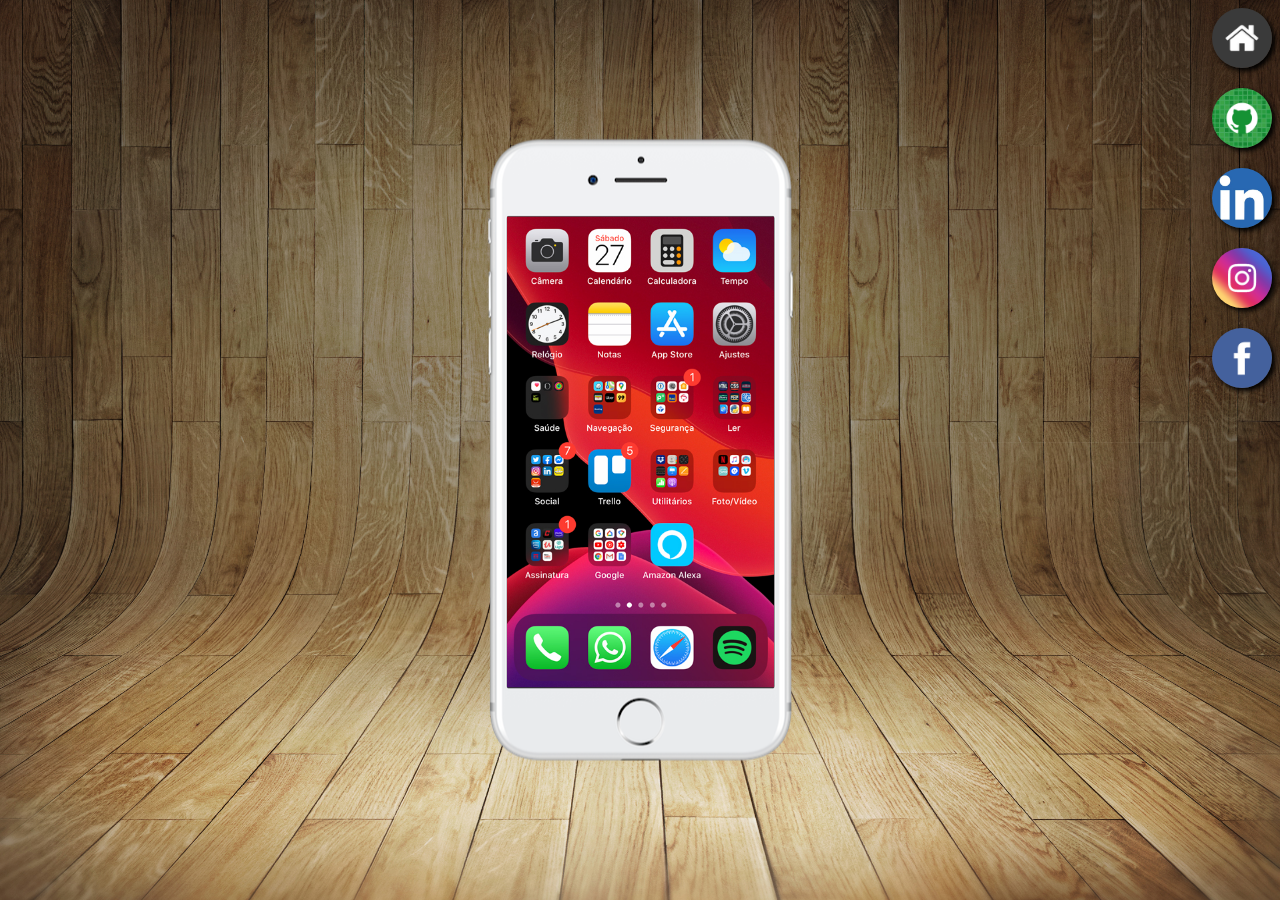
<file: index.html>
<!DOCTYPE html>
<html lang="pt-br">
<head>
    <meta charset="UTF-8">
    <meta name="viewport" content="width=device-width, initial-scale=1.0">
    <title>Projeto redes sociais</title>
    <link rel="shortcut icon" href="favicon.ico" type="image/x-icon">
    <link rel="stylesheet" href="estilos/style.css">
</head>
<body>
    <main>
        <section id="telefone">
            <iframe src="home.html" name="tela" id="tela" frameborder="0">Seu navegador não é compativel com isso.</iframe>
        </section>
        <section id="redes-sociais">
            <a href="home.html" target="tela"> <img src="imagens/logo-home.jpg" alt="home"></a><br>
            <a href="github.html" target="tela"> <img src="imagens/logo-github.jpg" alt="github"></a><br>
            <a href="linkedin.html" target="tela"> <img src="imagens/logo-linkedin.png" alt=""></a><br>
            <a href="instagram.html" target="tela"> <img src="imagens/logo-instagram.jpg" alt="instagram"></a><br>
            <a href="facebook.html" target="tela"> <img src="imagens/logo-facebook.jpg" alt="facebook"></a>

        </section>
    </main>
</body>
</html>
</file>
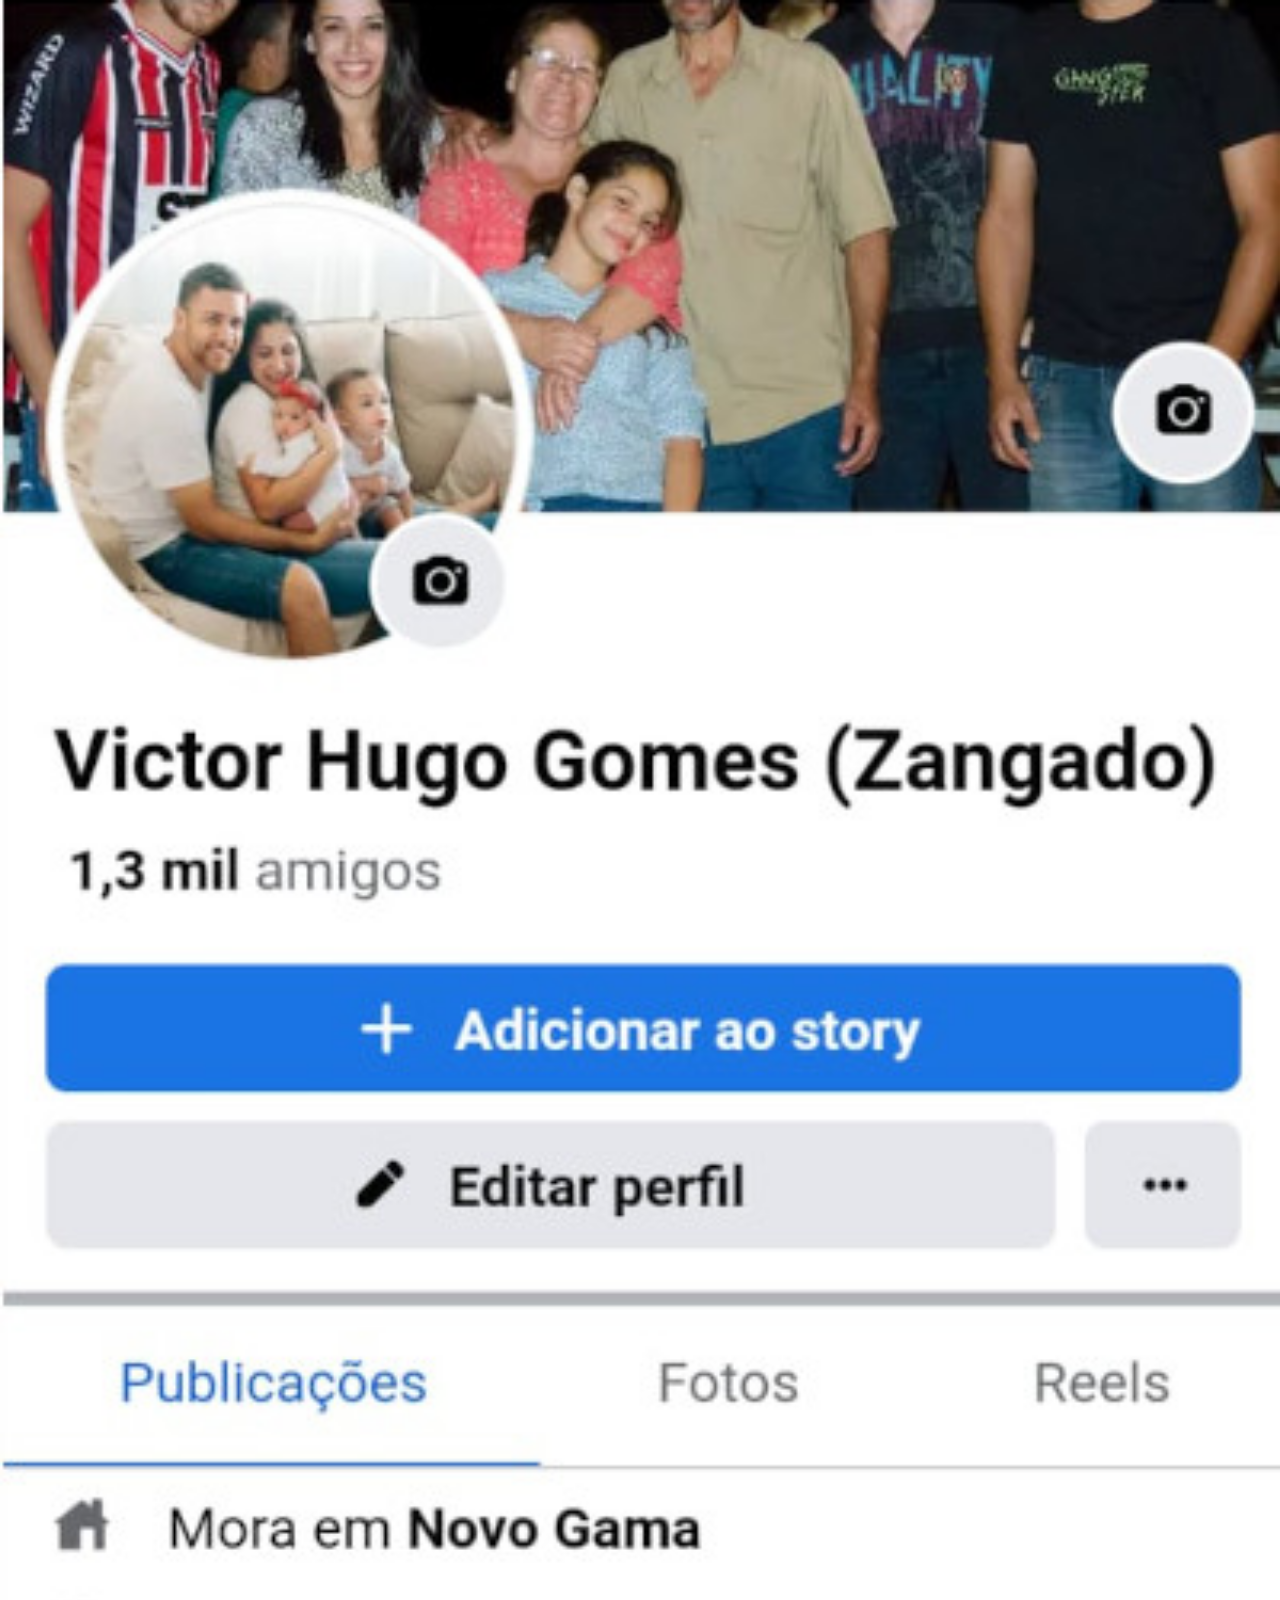
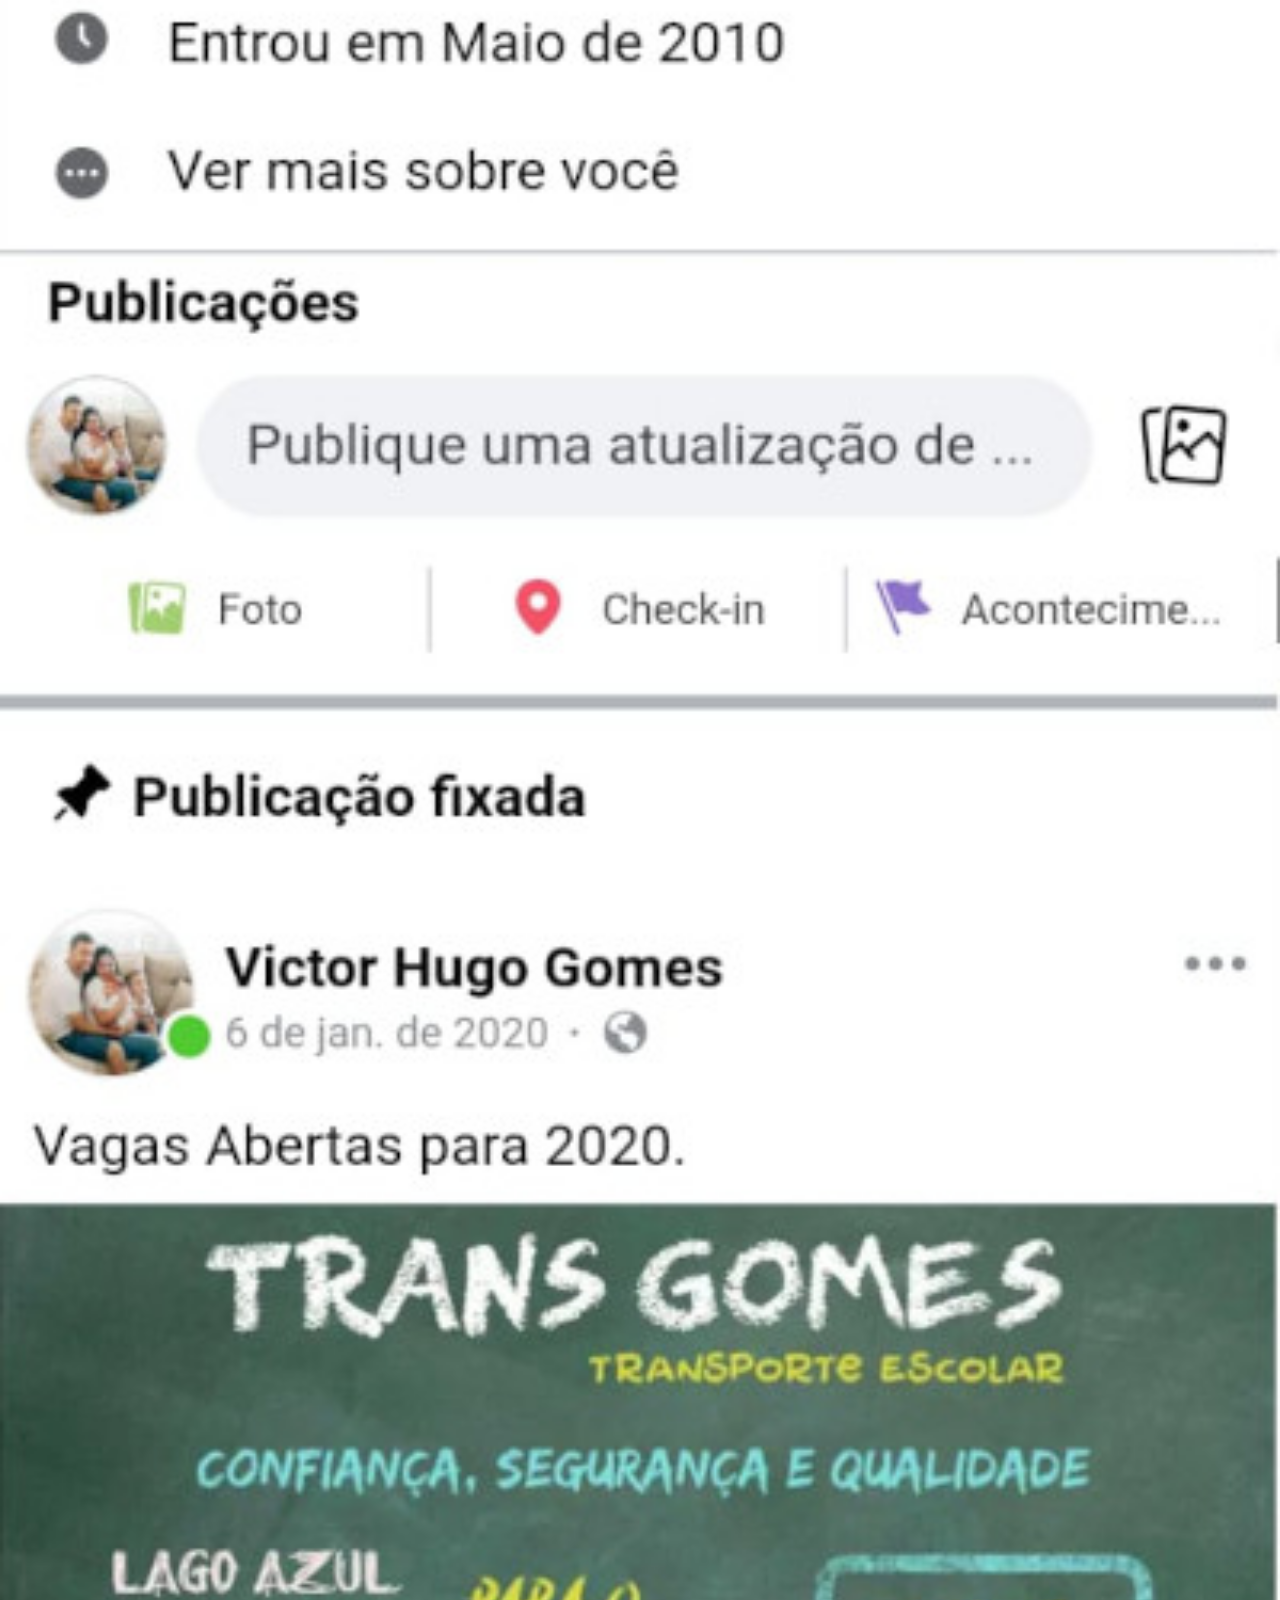
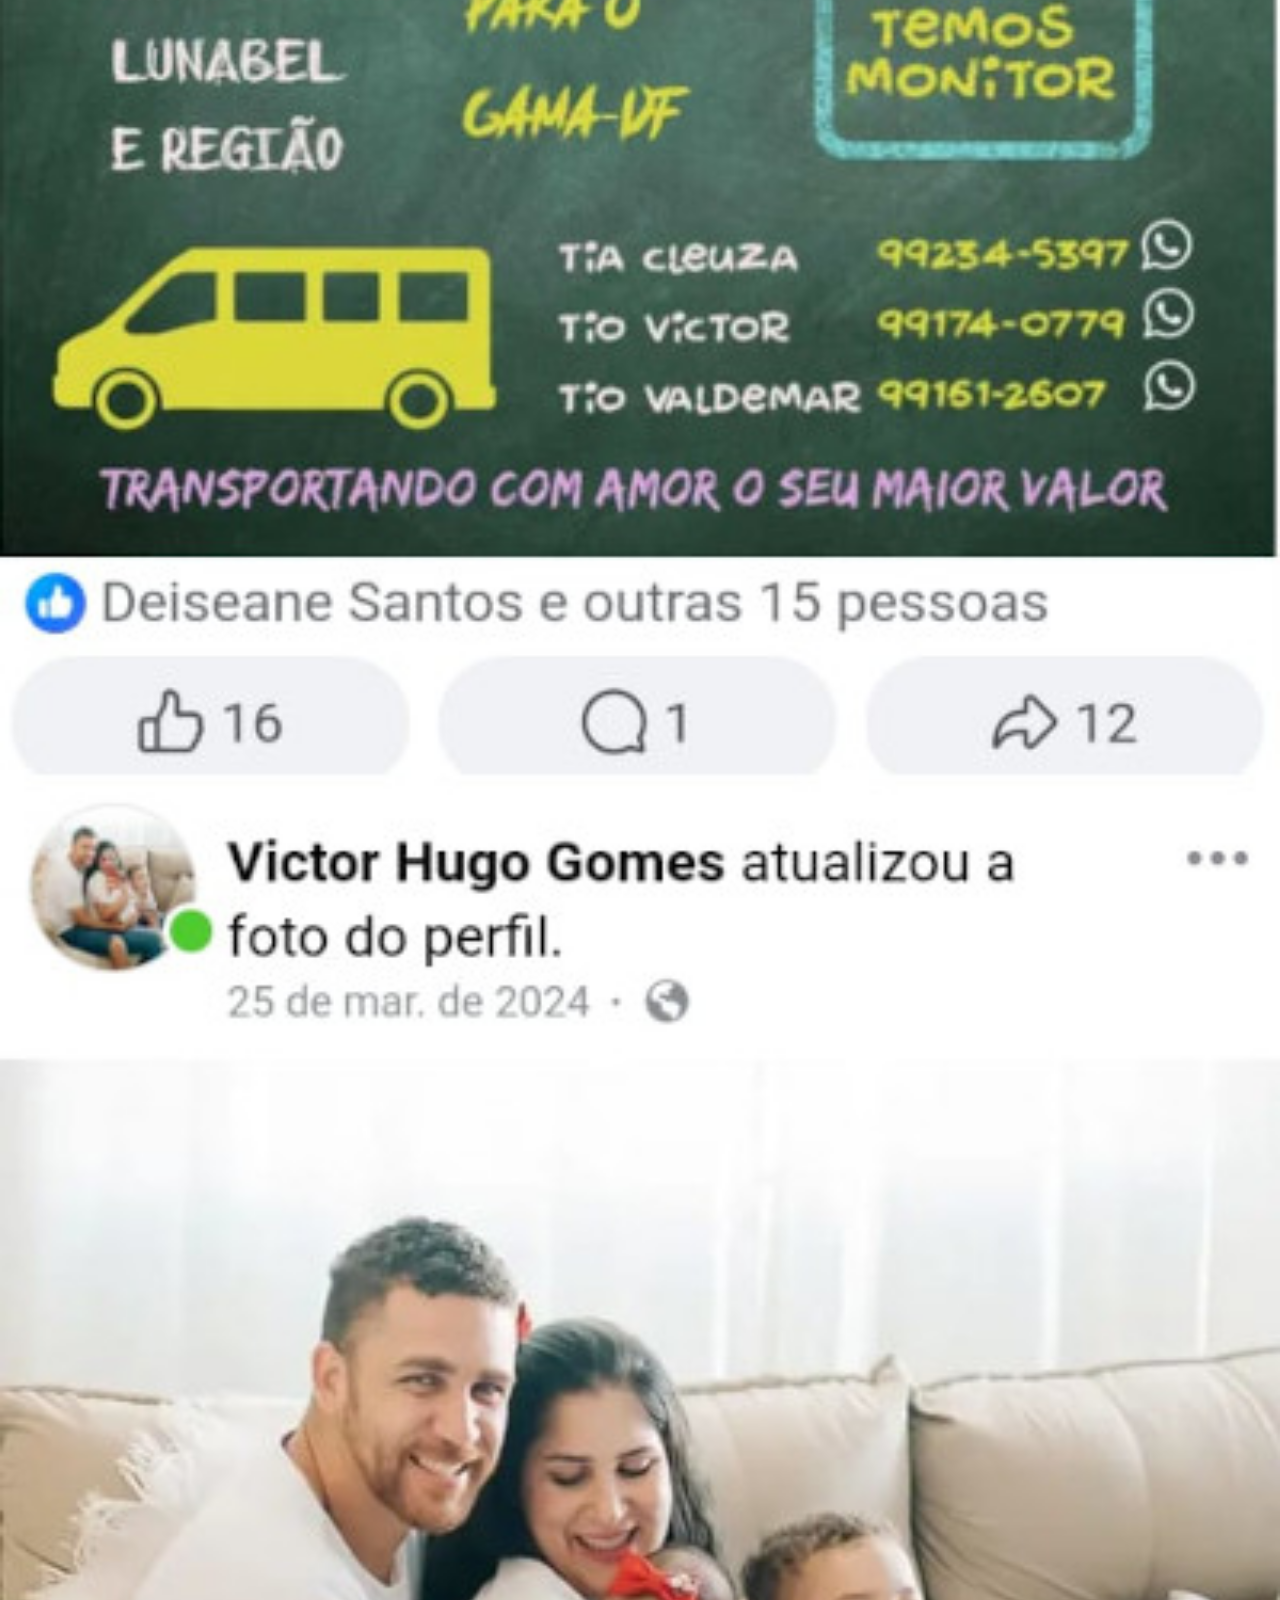
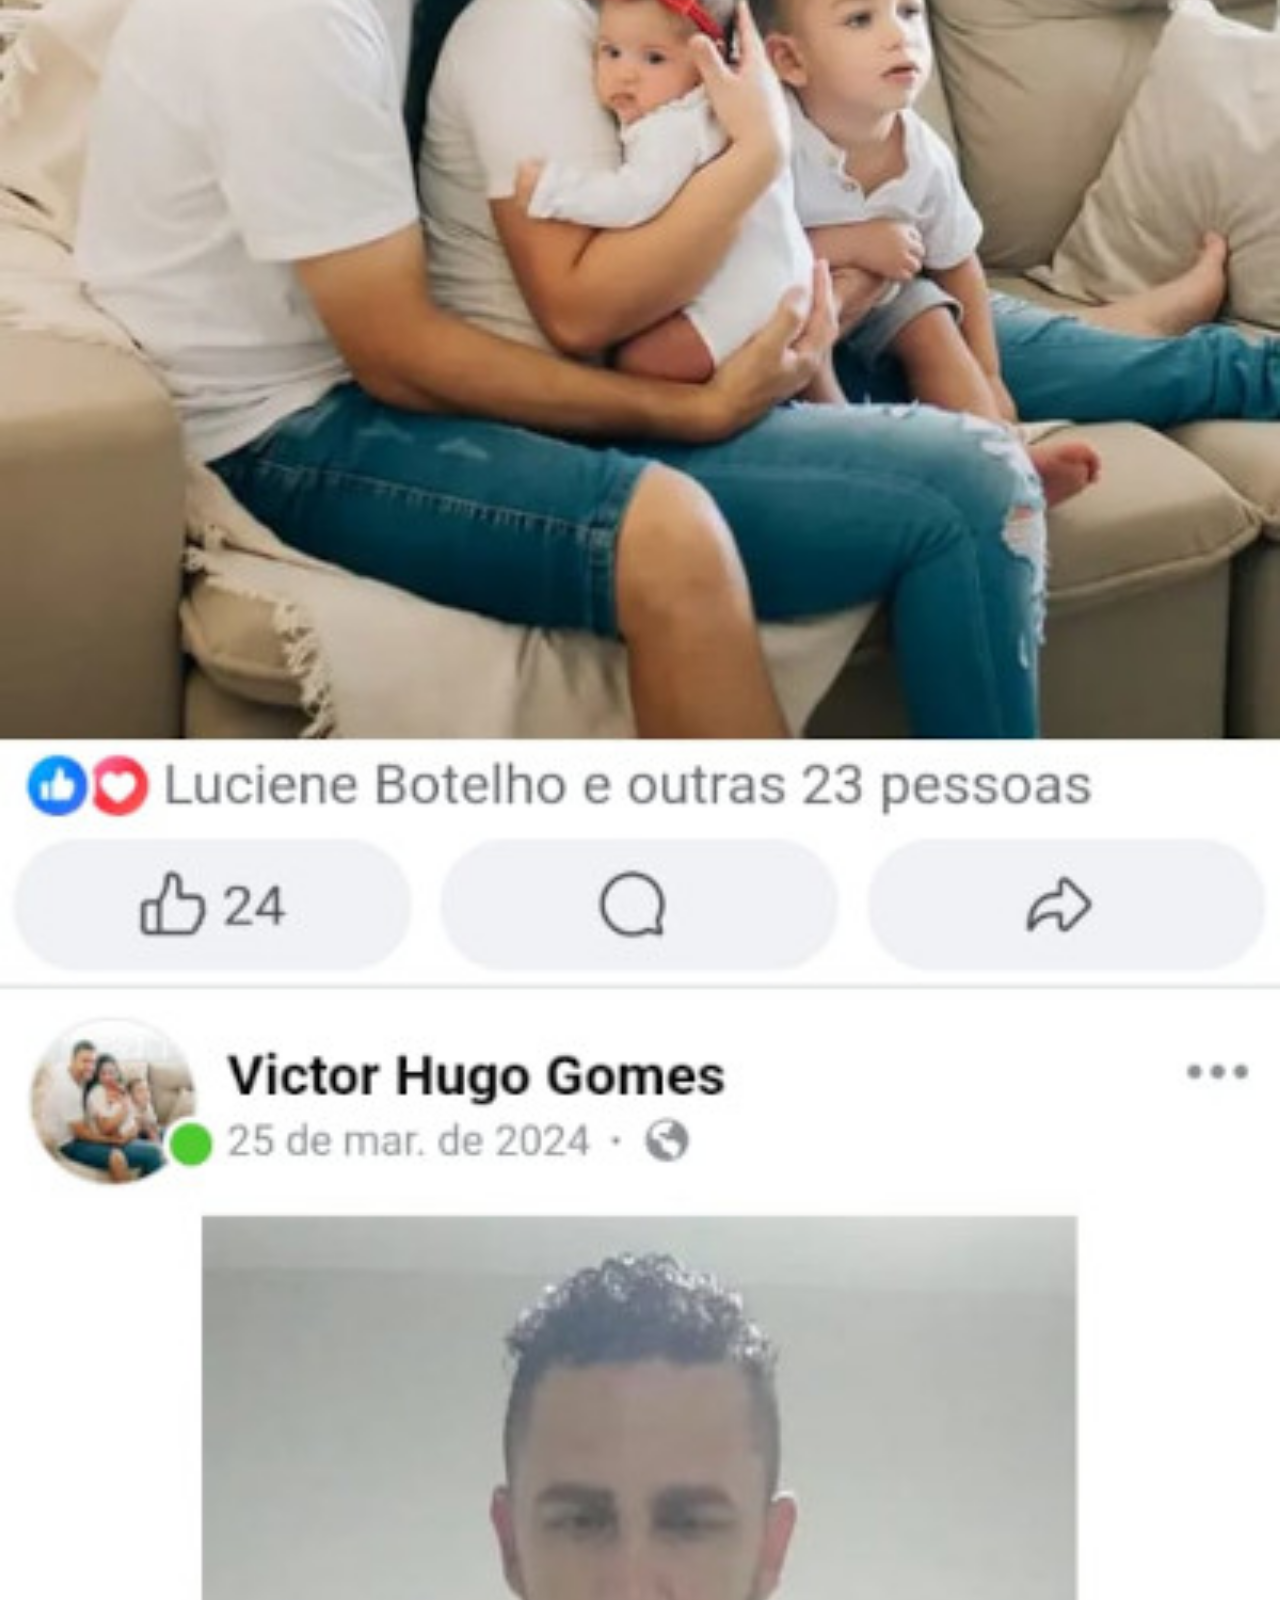
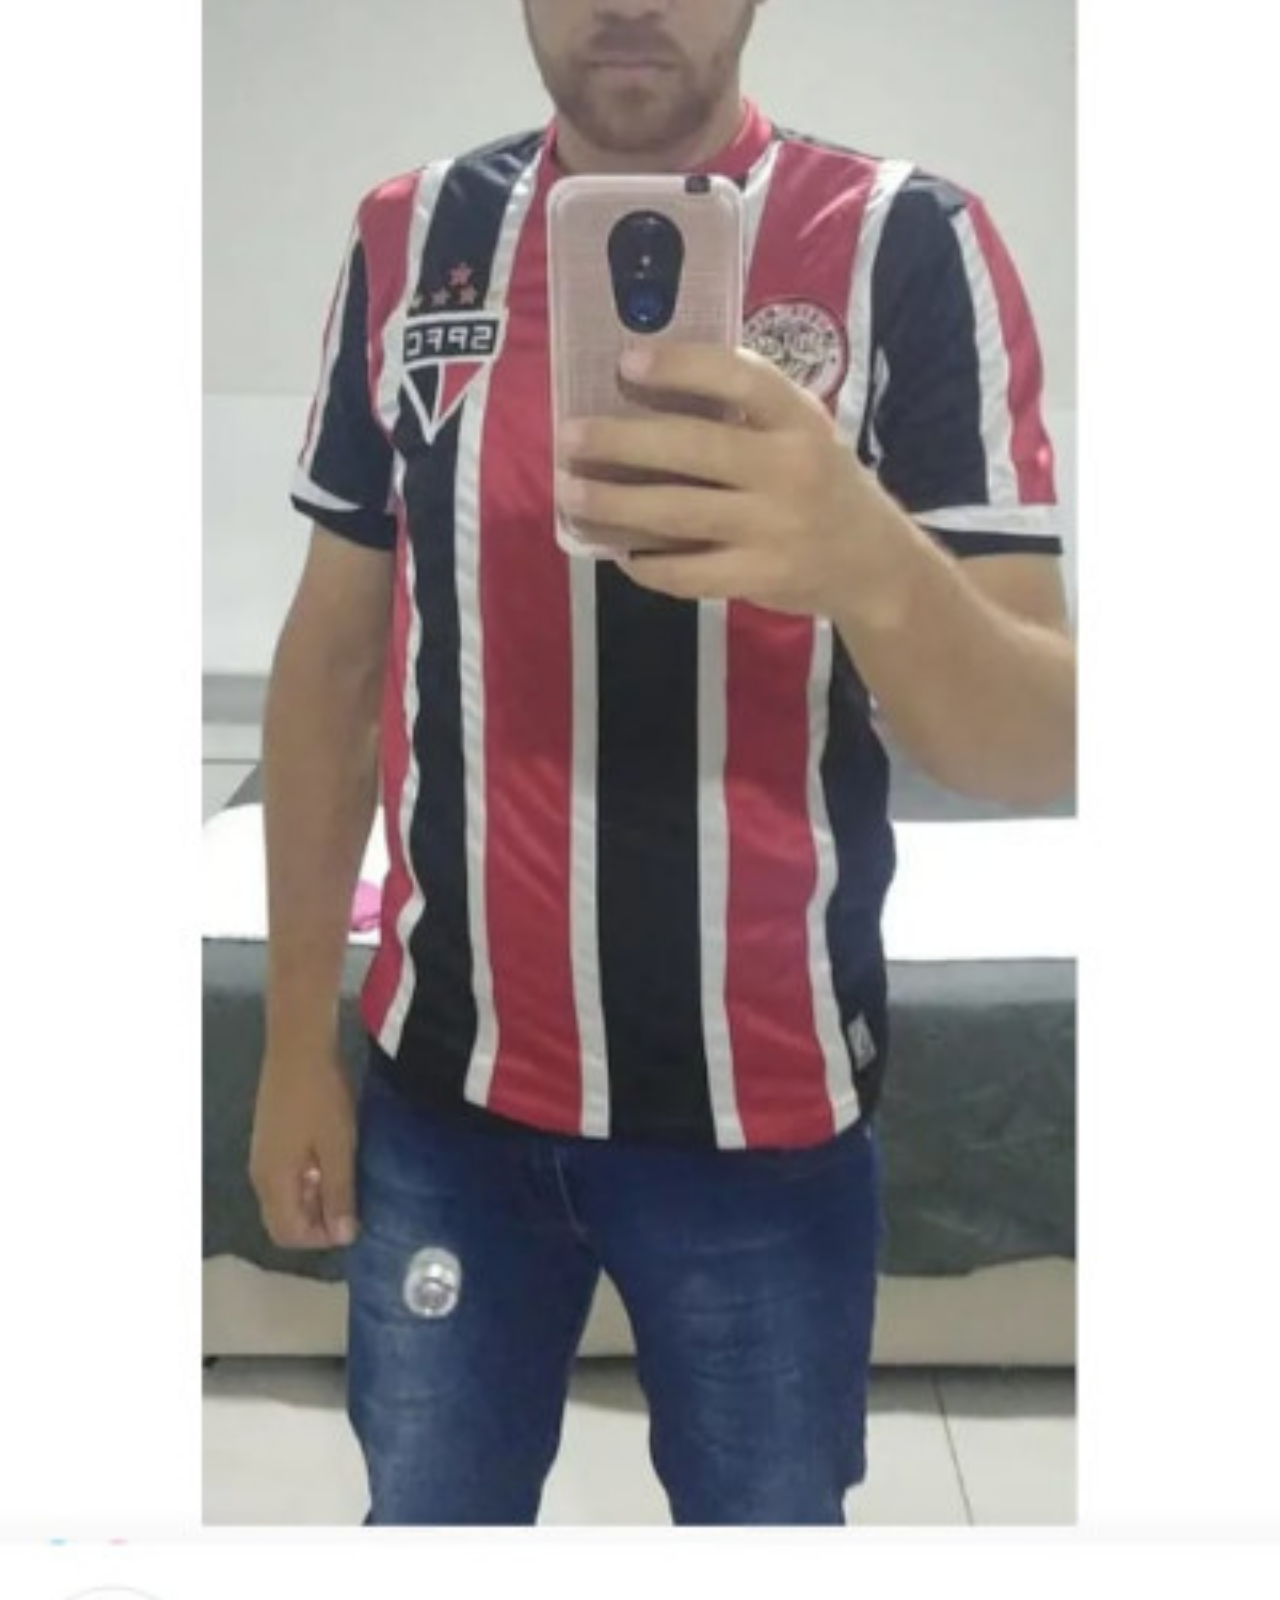
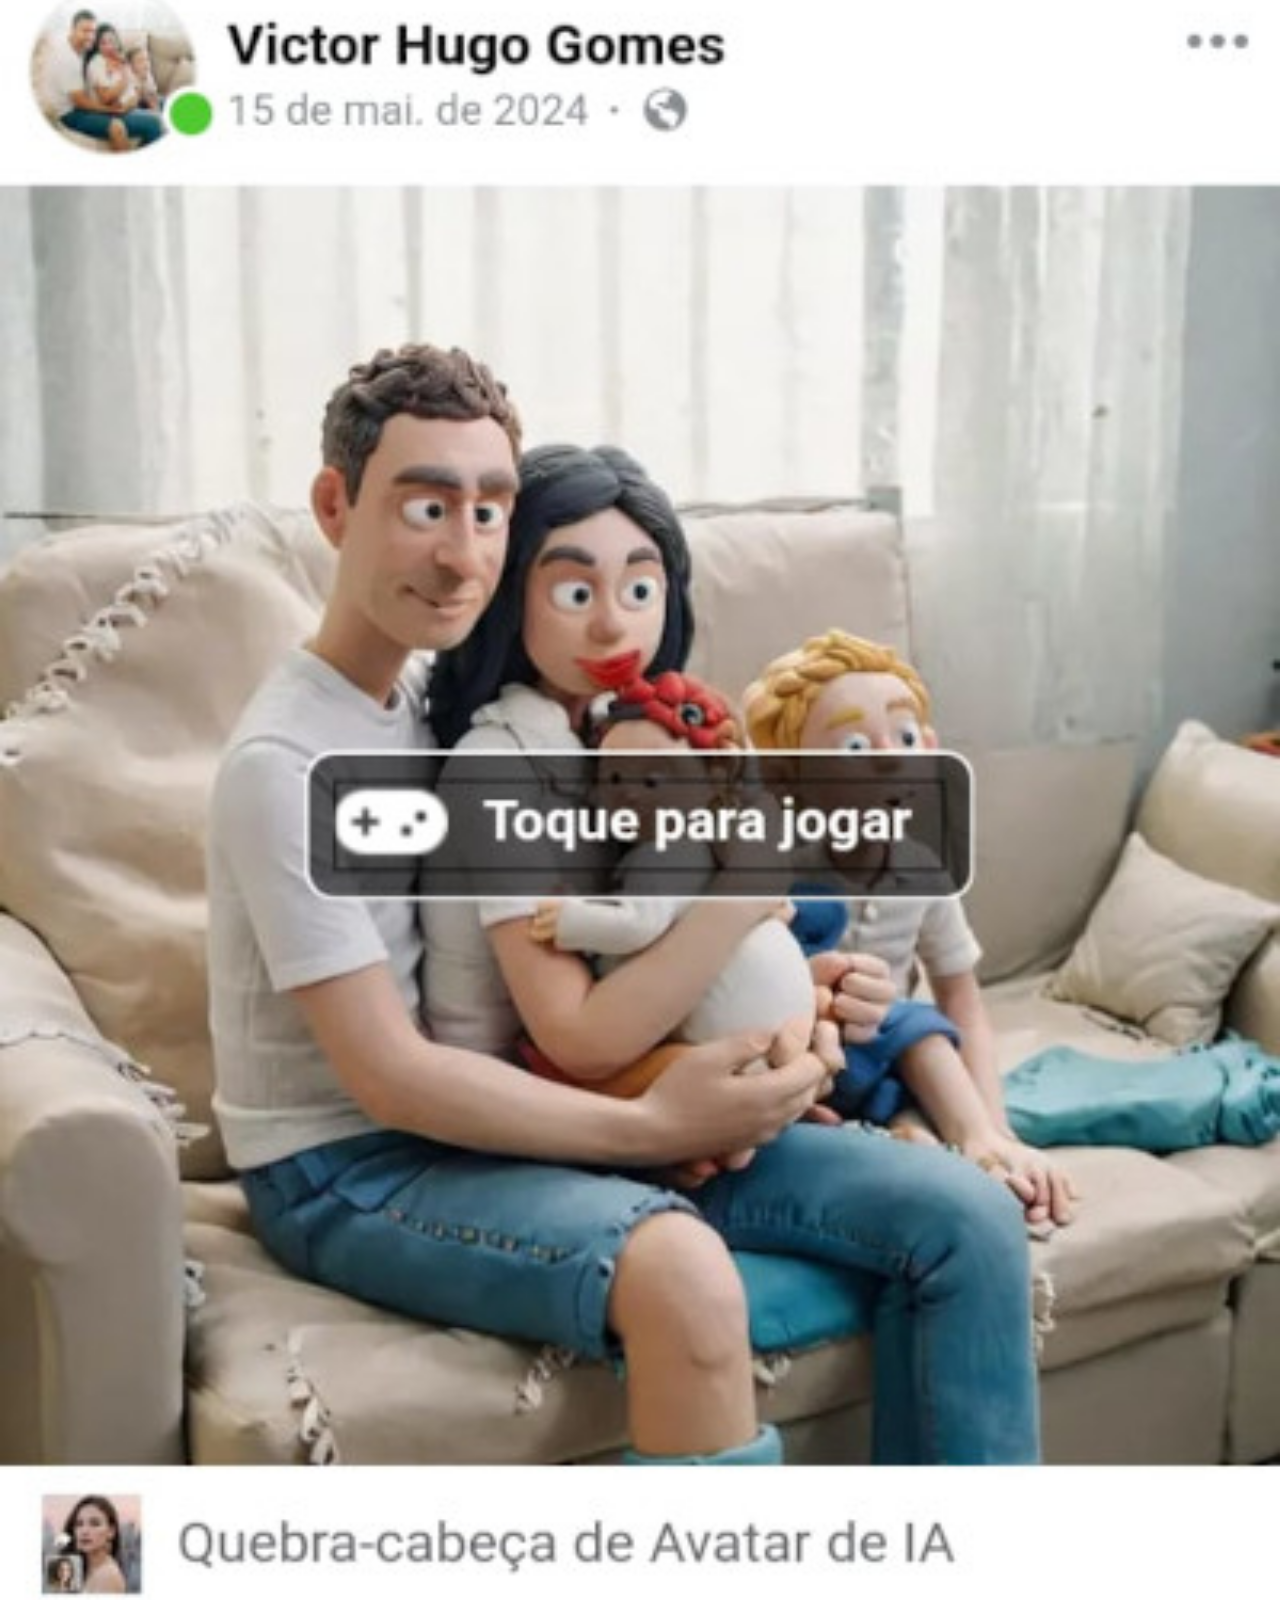
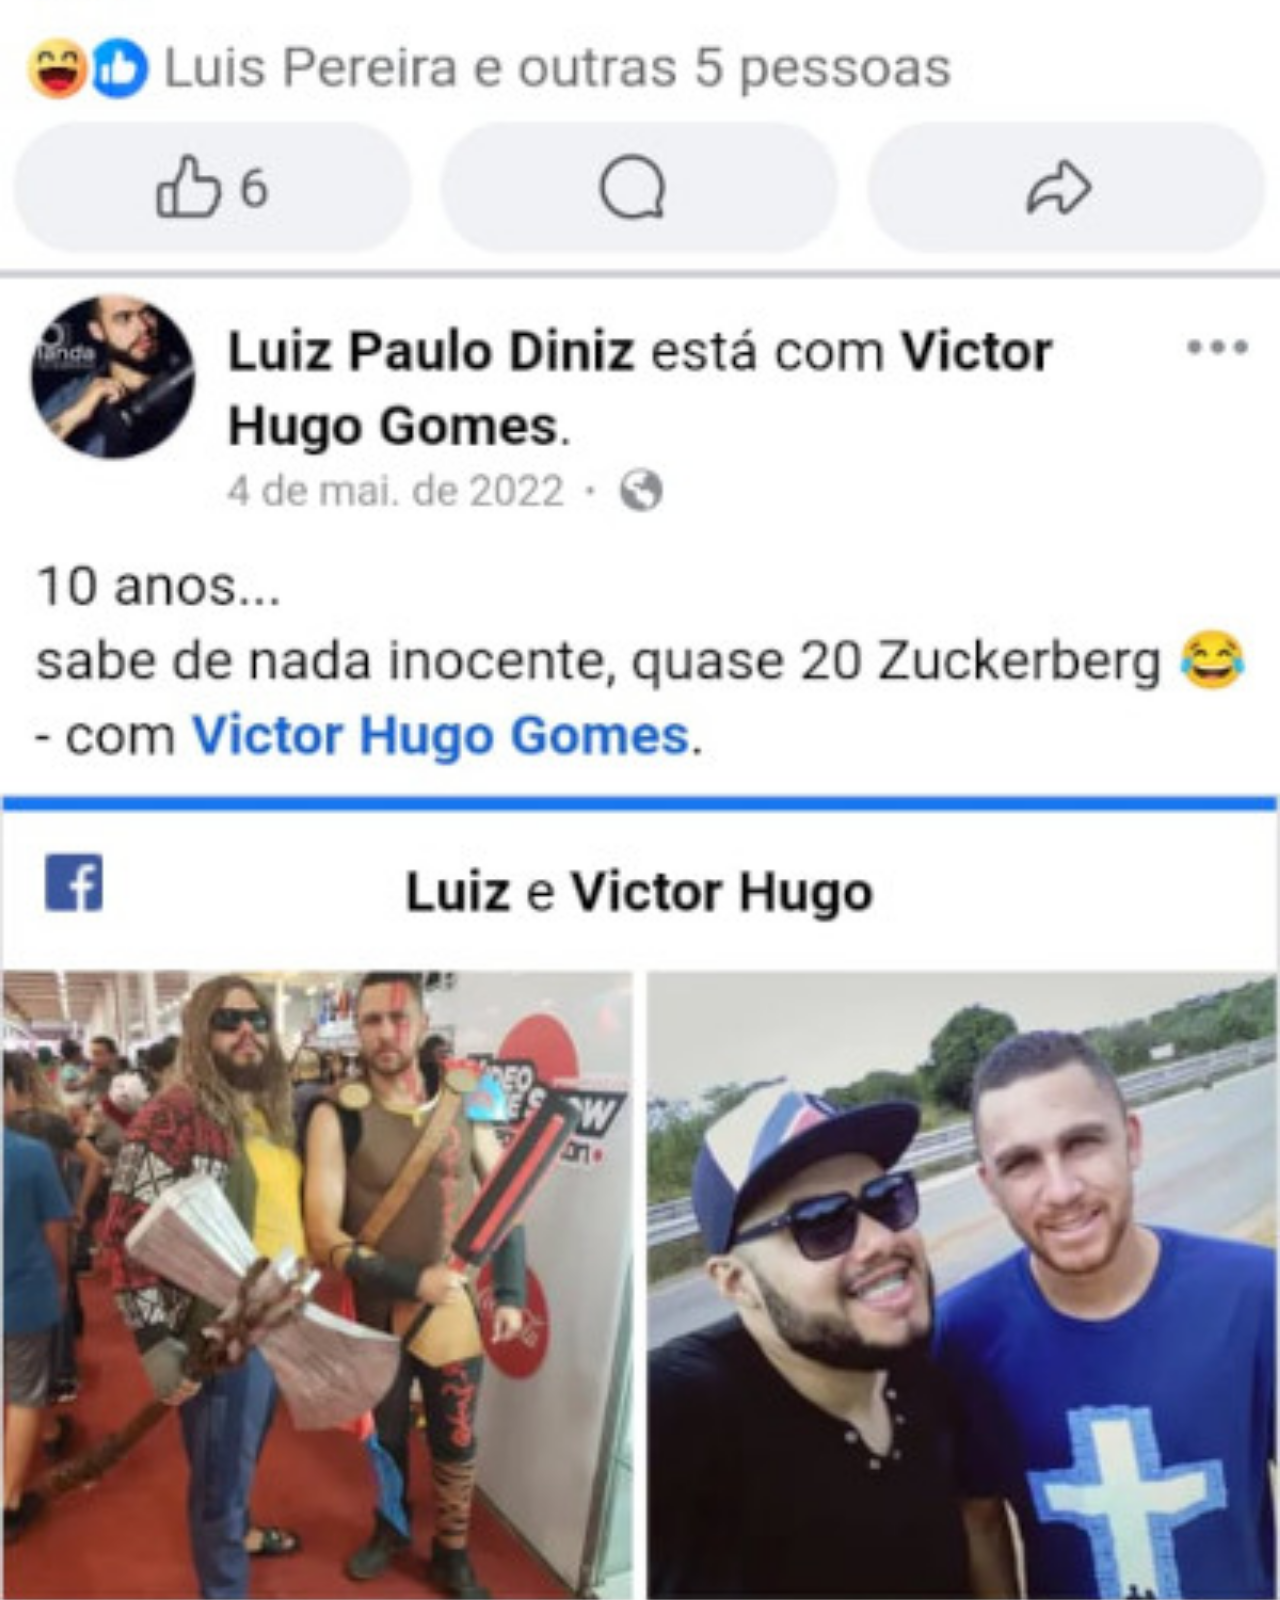
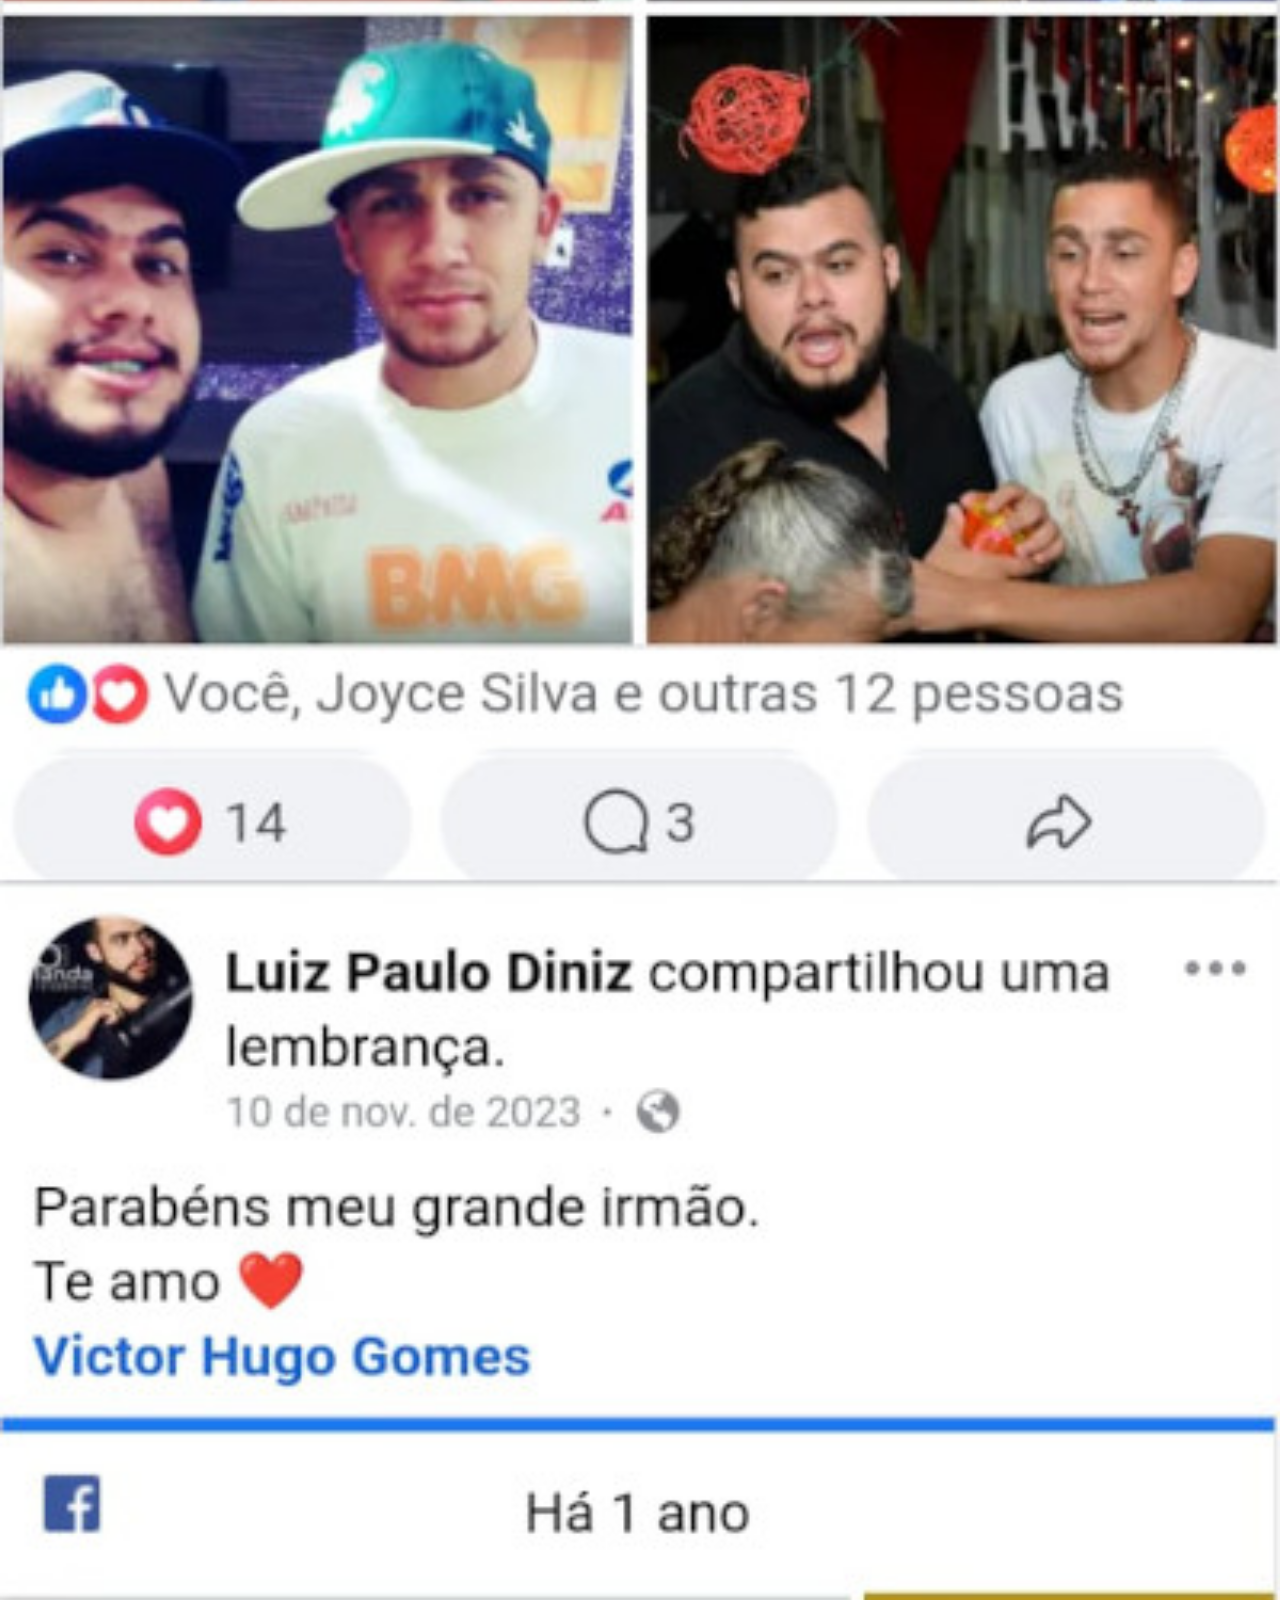
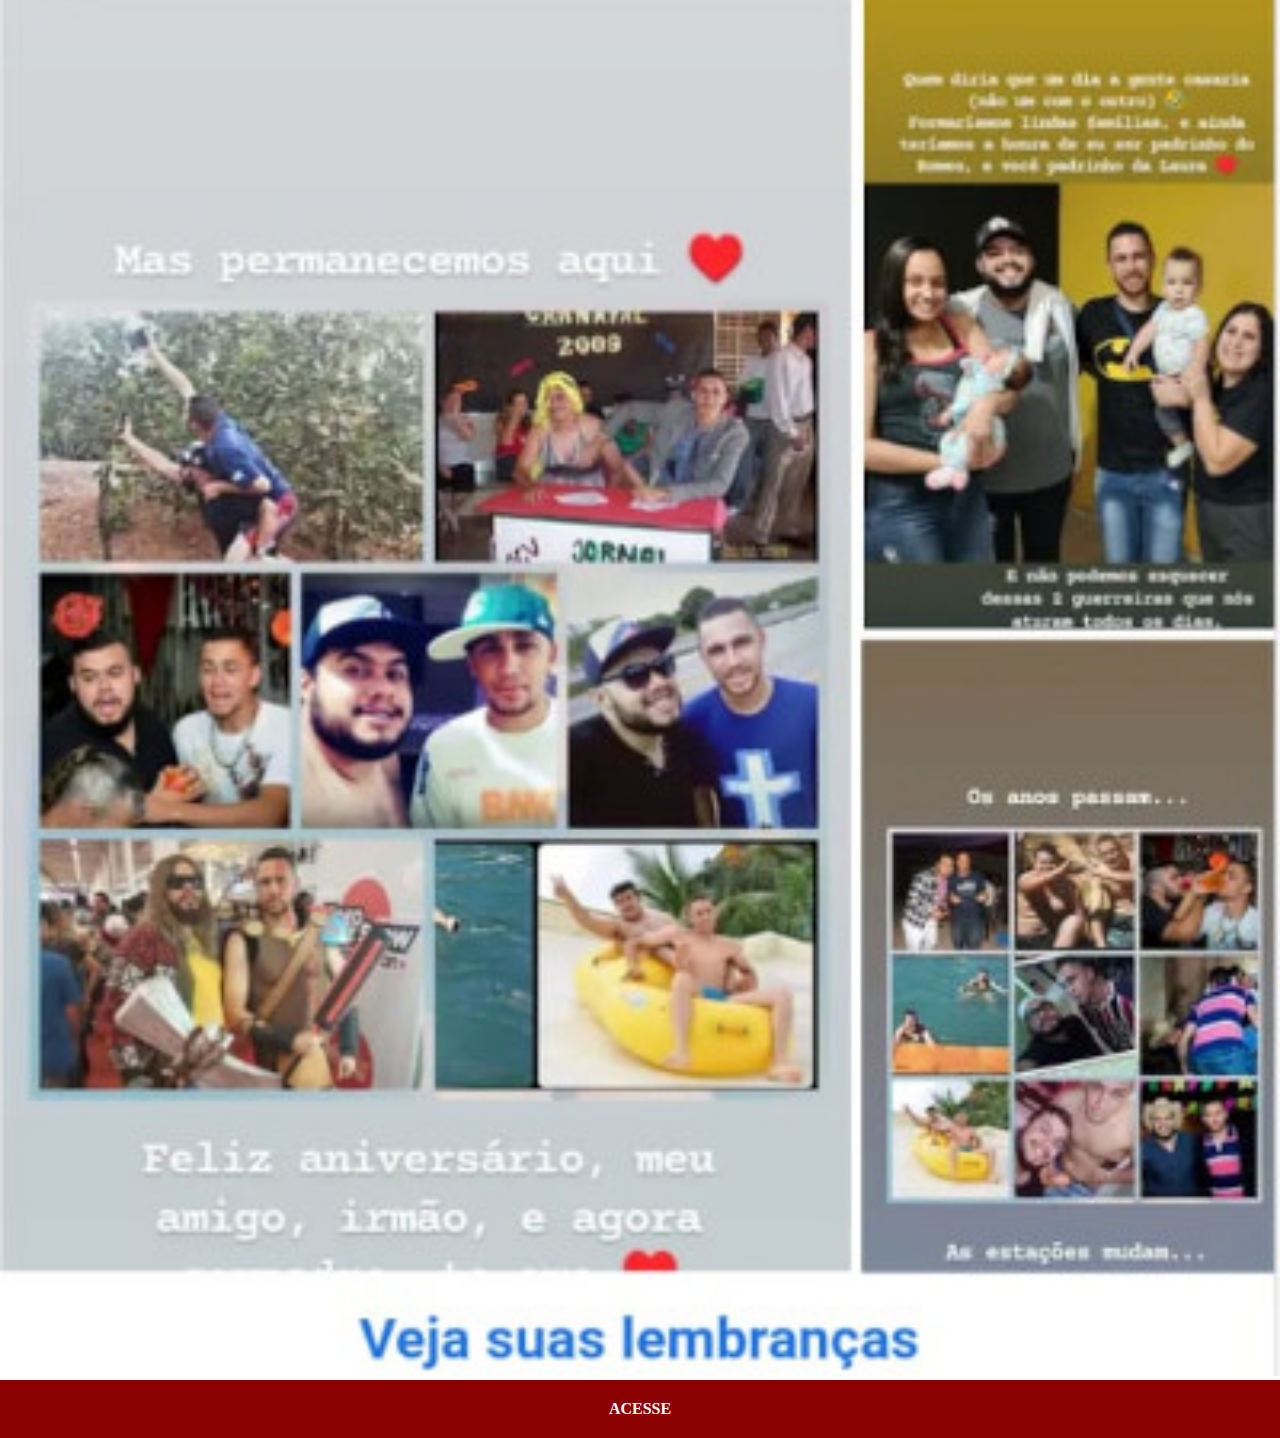
<file: facebook.html>
<!DOCTYPE html>
<html lang="pt-br">
<head>
    <meta charset="UTF-8">
    <meta name="viewport" content="width=device-width, initial-scale=1.0">
    <title>=Facebook</title>
    <link rel="stylesheet" href="estilos/sociais.css">
</head>
<body>
    <img src="imagens/tela-facebook.jpg" alt="facebook"><a href="https://www.facebook.com/victorhugo.gomes.3" target="_blank"> ACESSE</a>
</body>
</html>
</file>
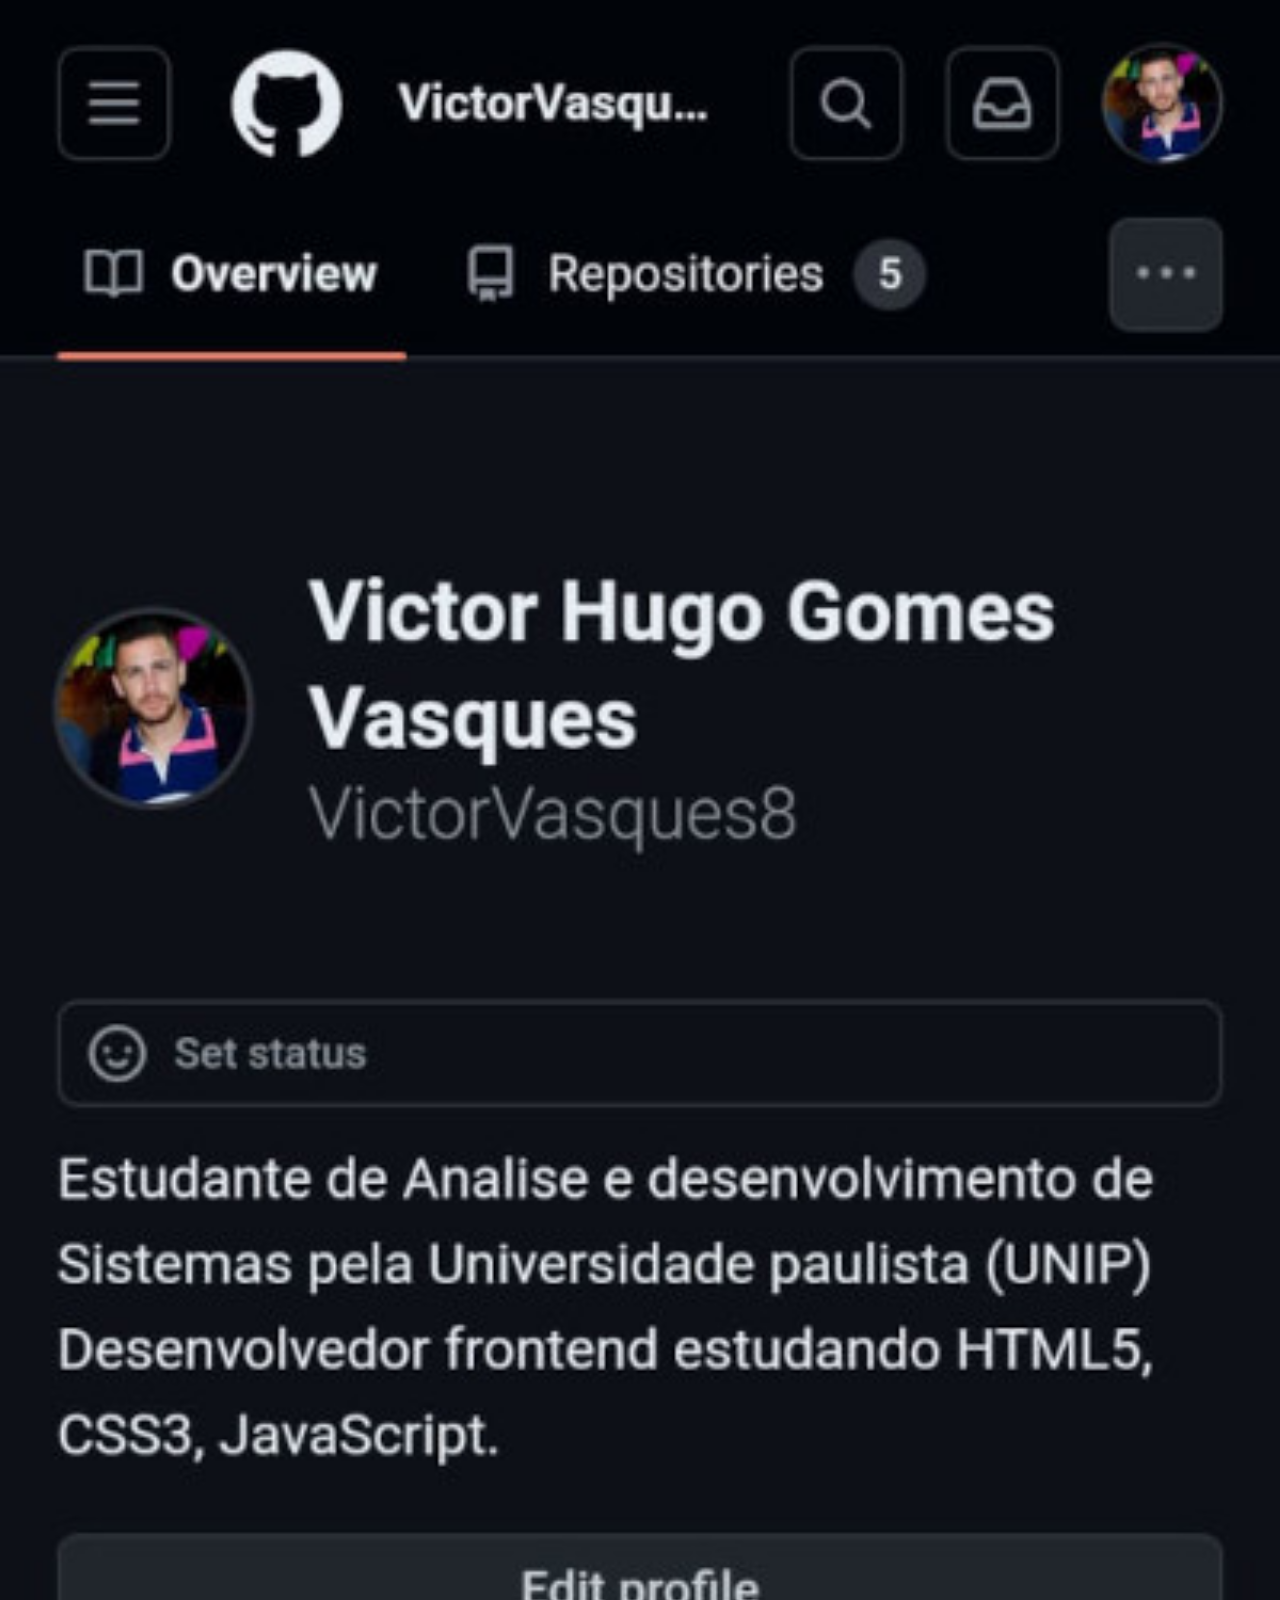
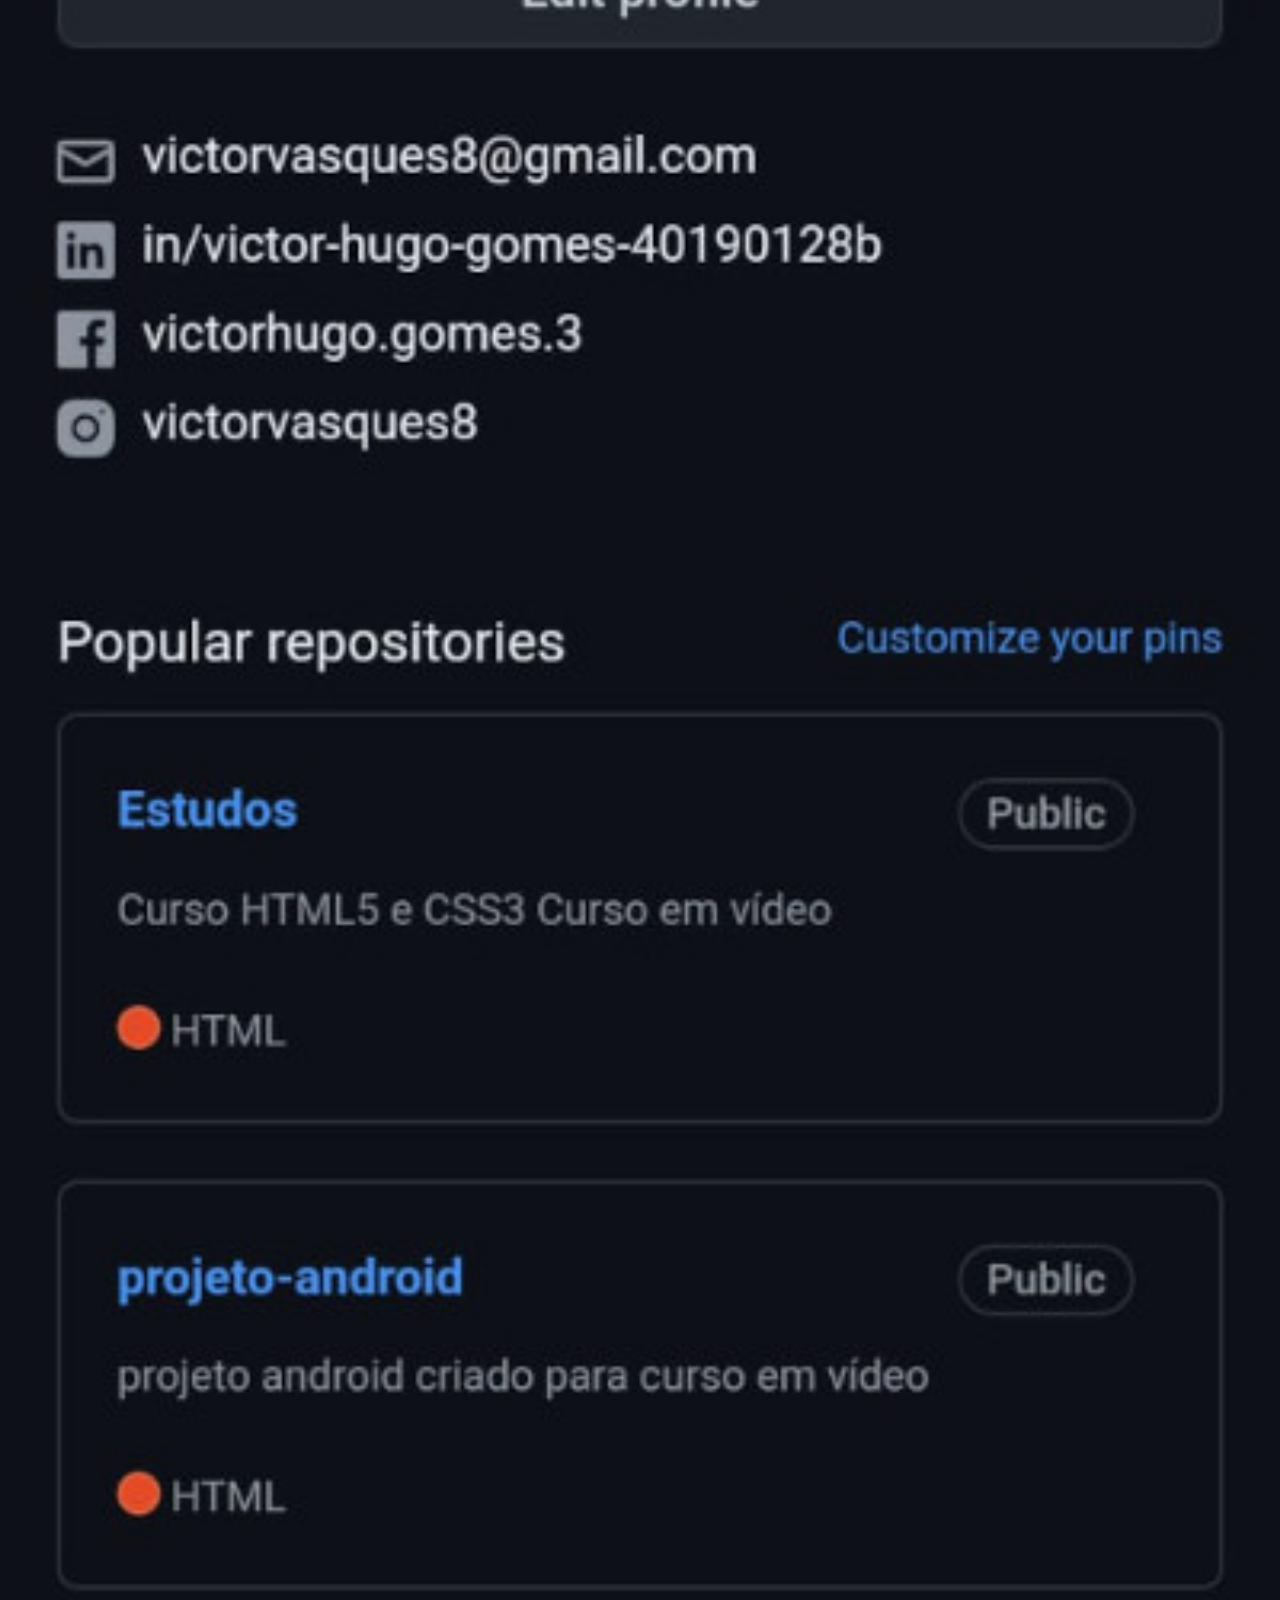
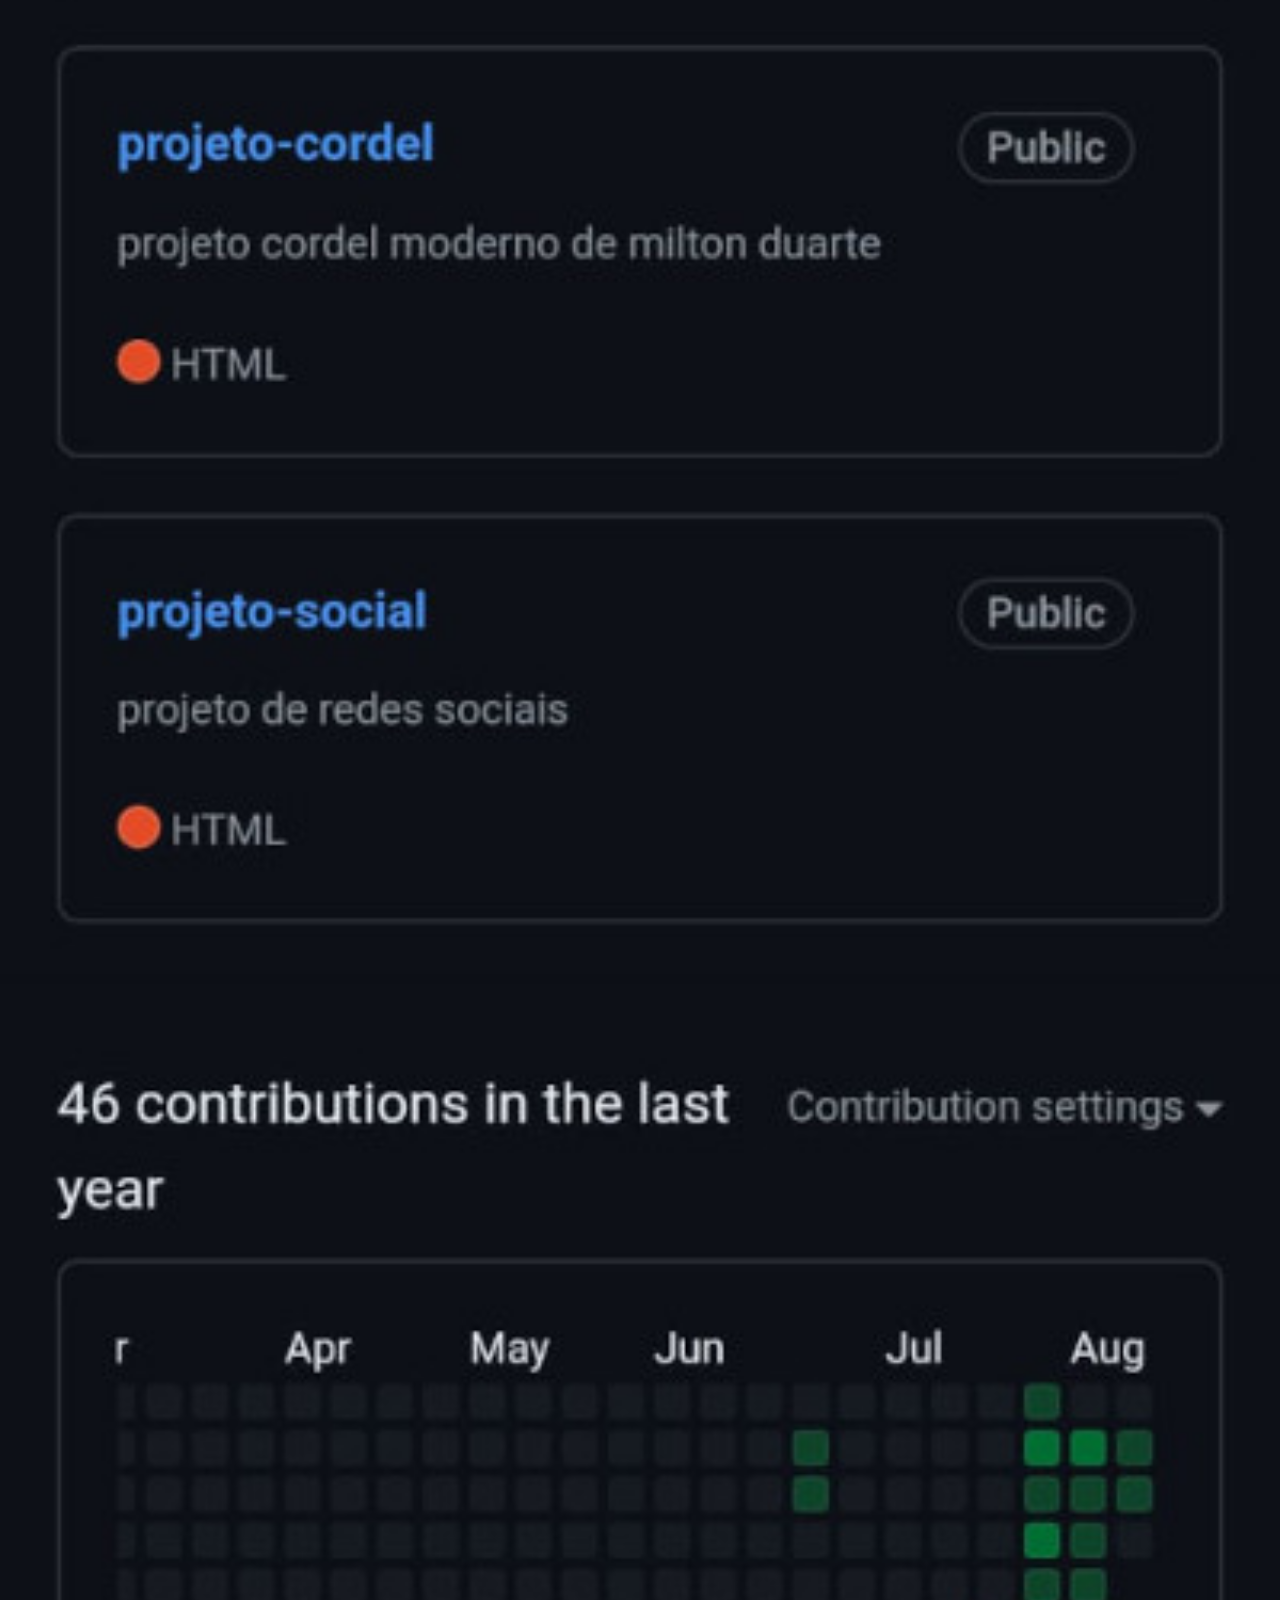
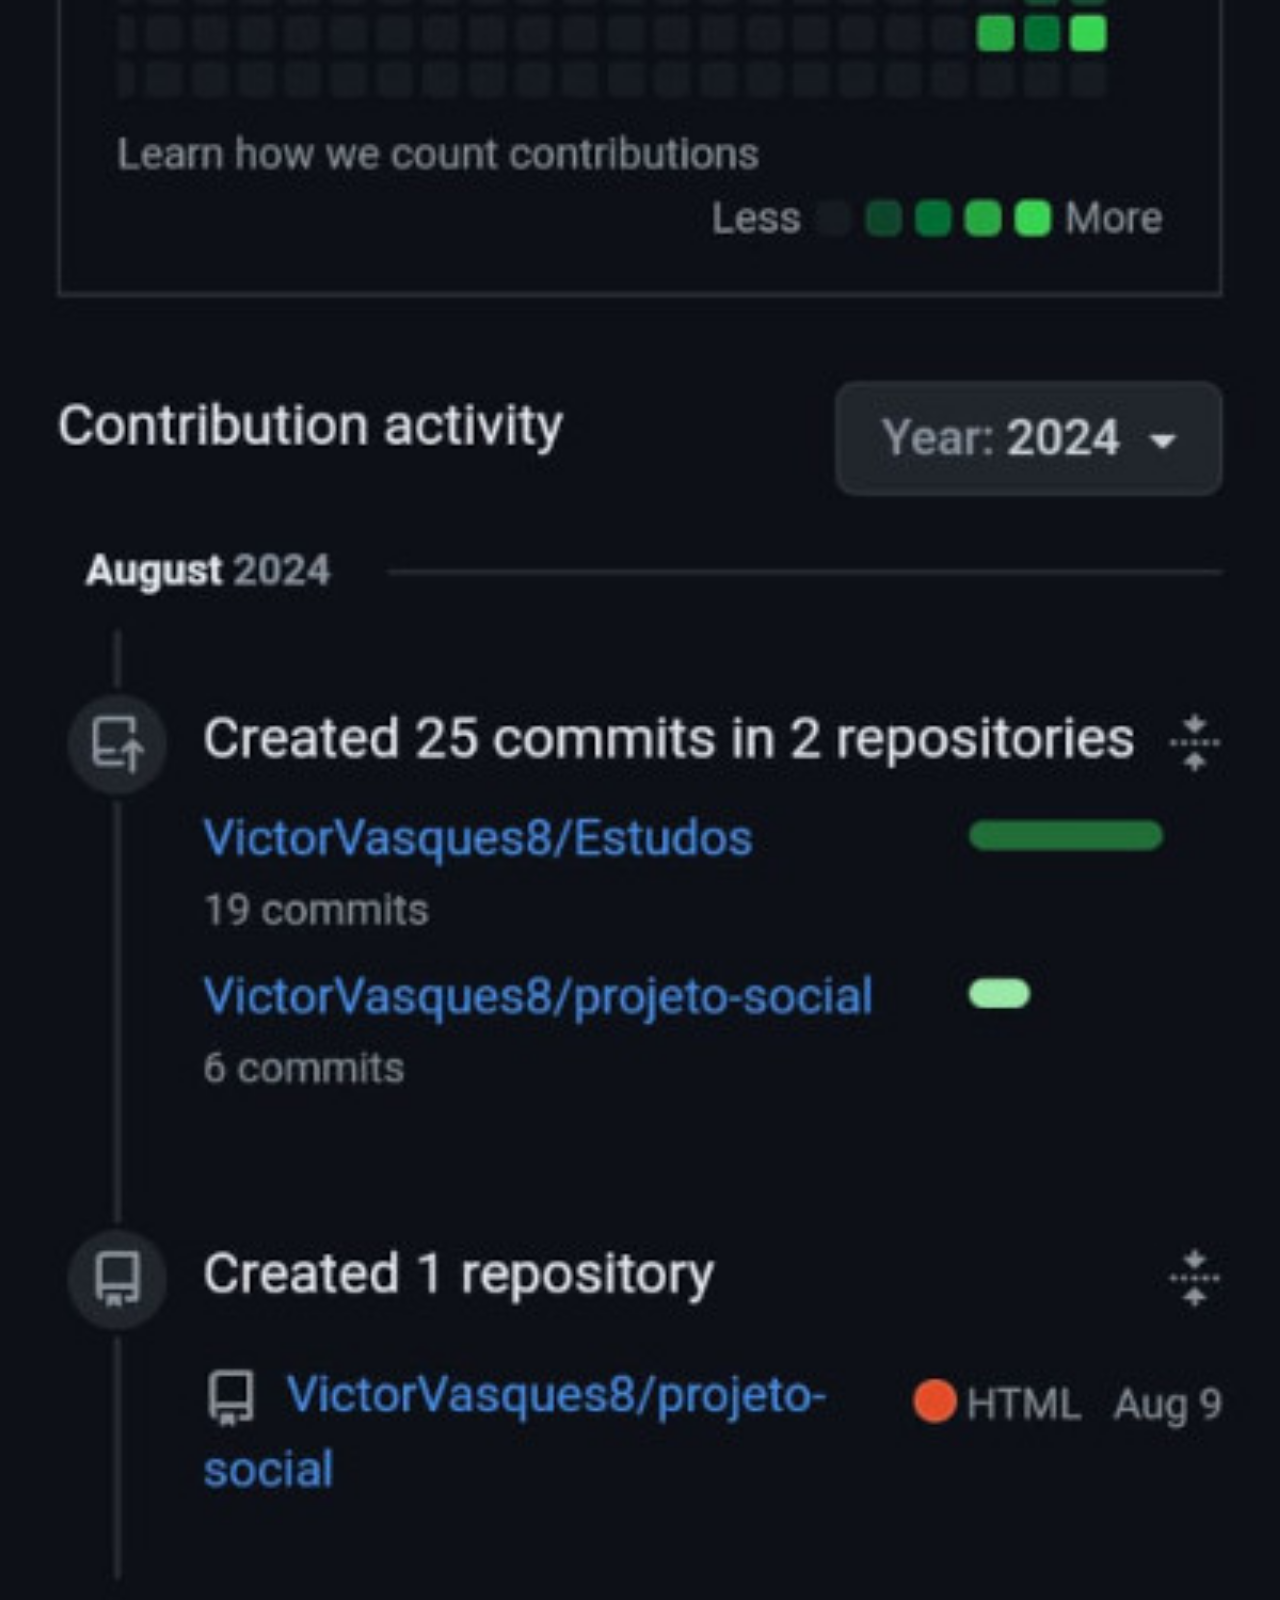
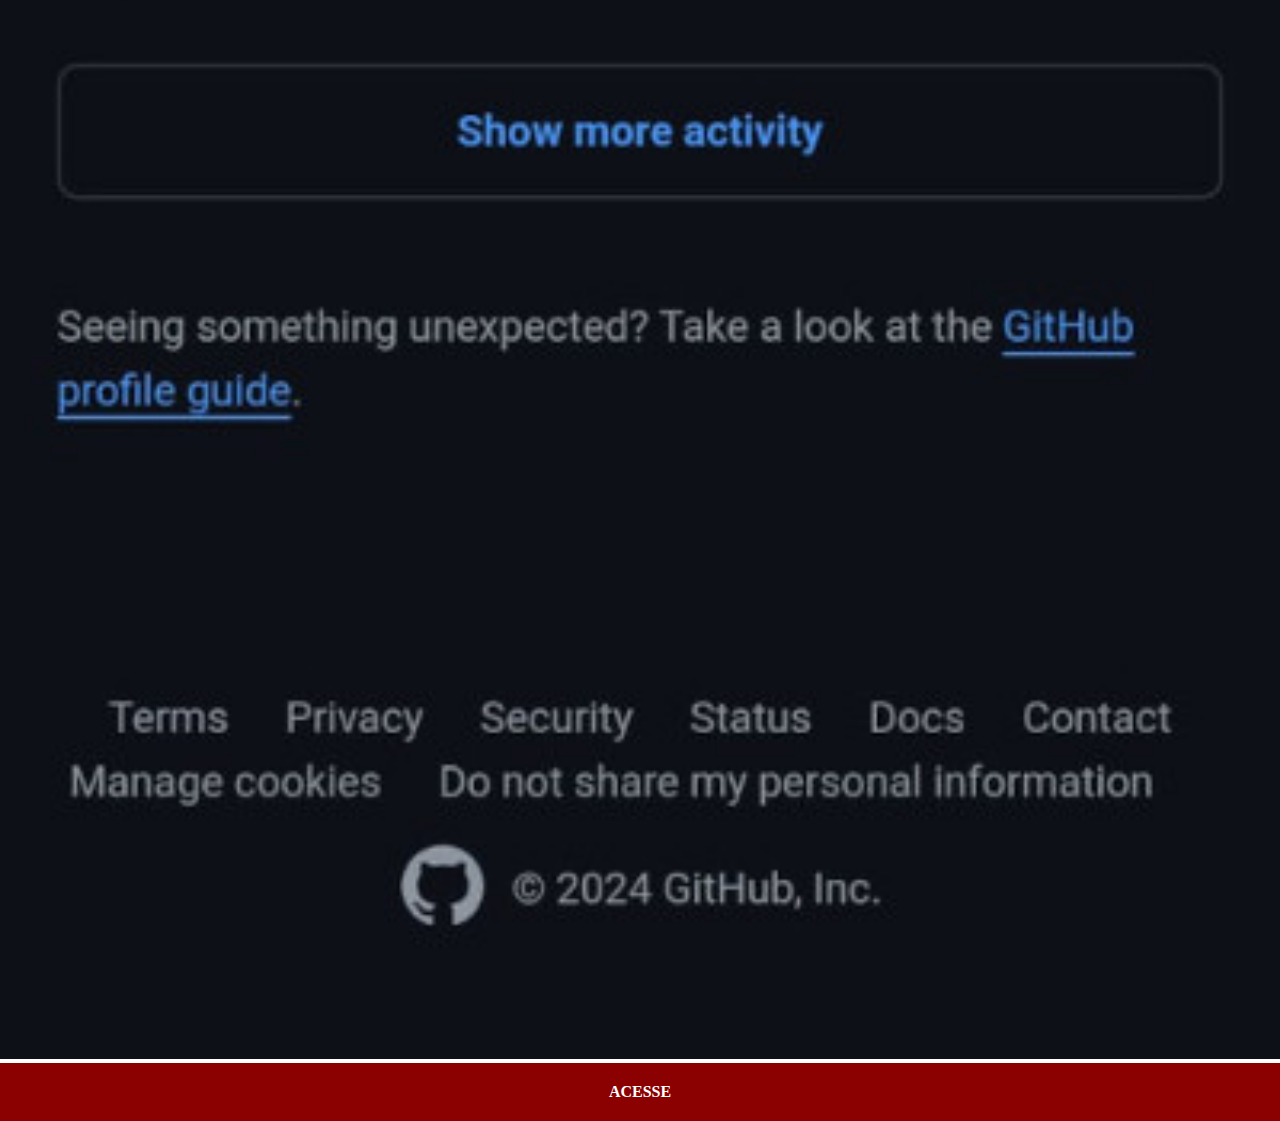
<file: github.html>
<!DOCTYPE html>
<html lang="pt-br">
<head>
    <meta charset="UTF-8">
    <meta name="viewport" content="width=device-width, initial-scale=1.0">
    <title>github</title>
    <link rel="stylesheet" href="estilos/sociais.css">
</head>
<body>
    <img src="imagens/tela-github.jpg" alt="github">
    <a href="https://github.com/VictorVasques8" target="_blank" rel="extarnal">ACESSE</a>
</body>
</html>
</file>
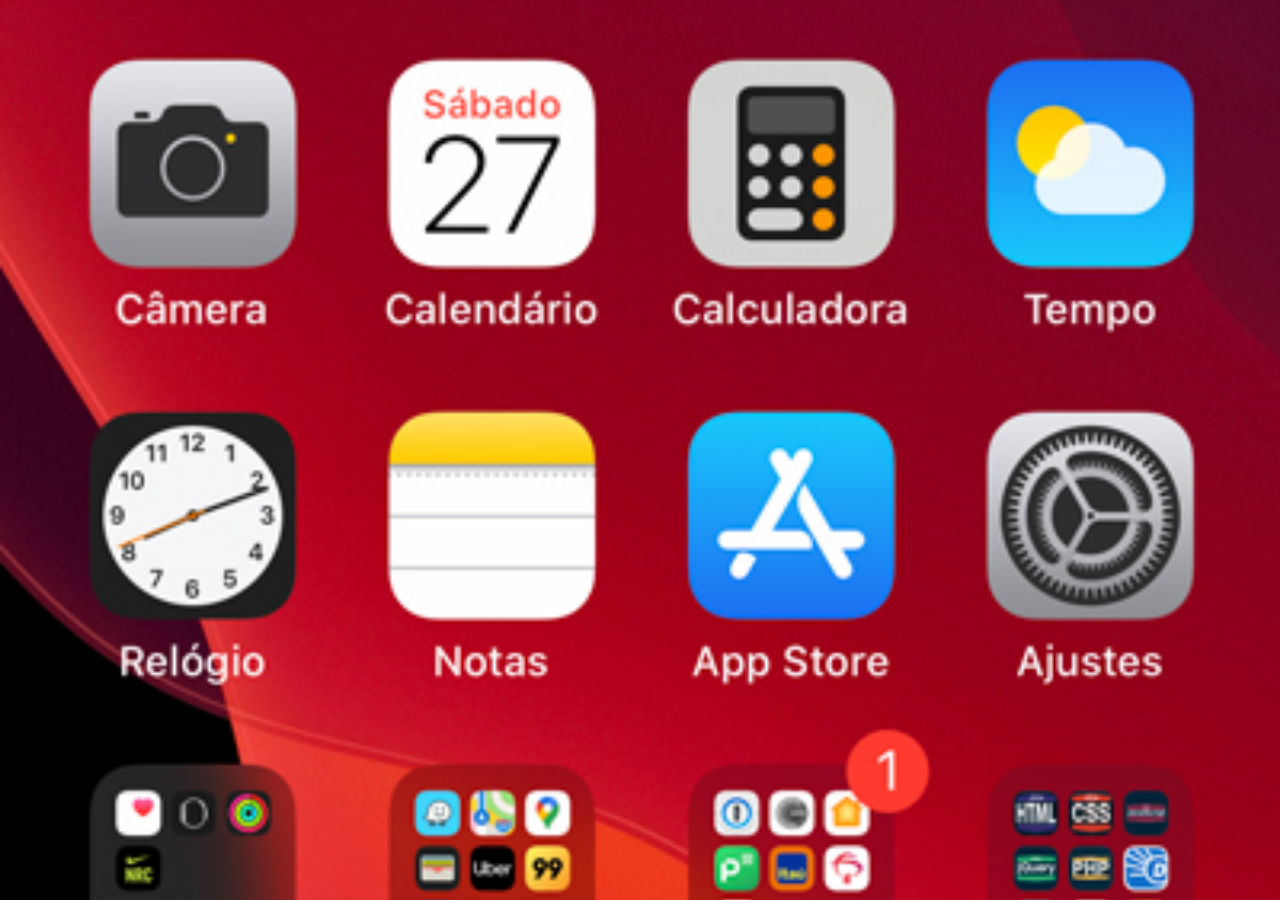
<file: home.html>
<!DOCTYPE html>
<html lang="pt-br">
<head>
    <meta charset="UTF-8">
    <meta name="viewport" content="width=device-width, initial-scale=1.0">
    <title>Home</title>
</head>
<style>
    * {
        margin: 0px;
        padding: 0px;
    }
    body{
        width: 100vw;
        height: 100vh;
        background: black url(imagens/tela-home.jpg) no-repeat top center;
        background-size: cover;
    }
</style>
<body>
    
</body>
</html>
</file>
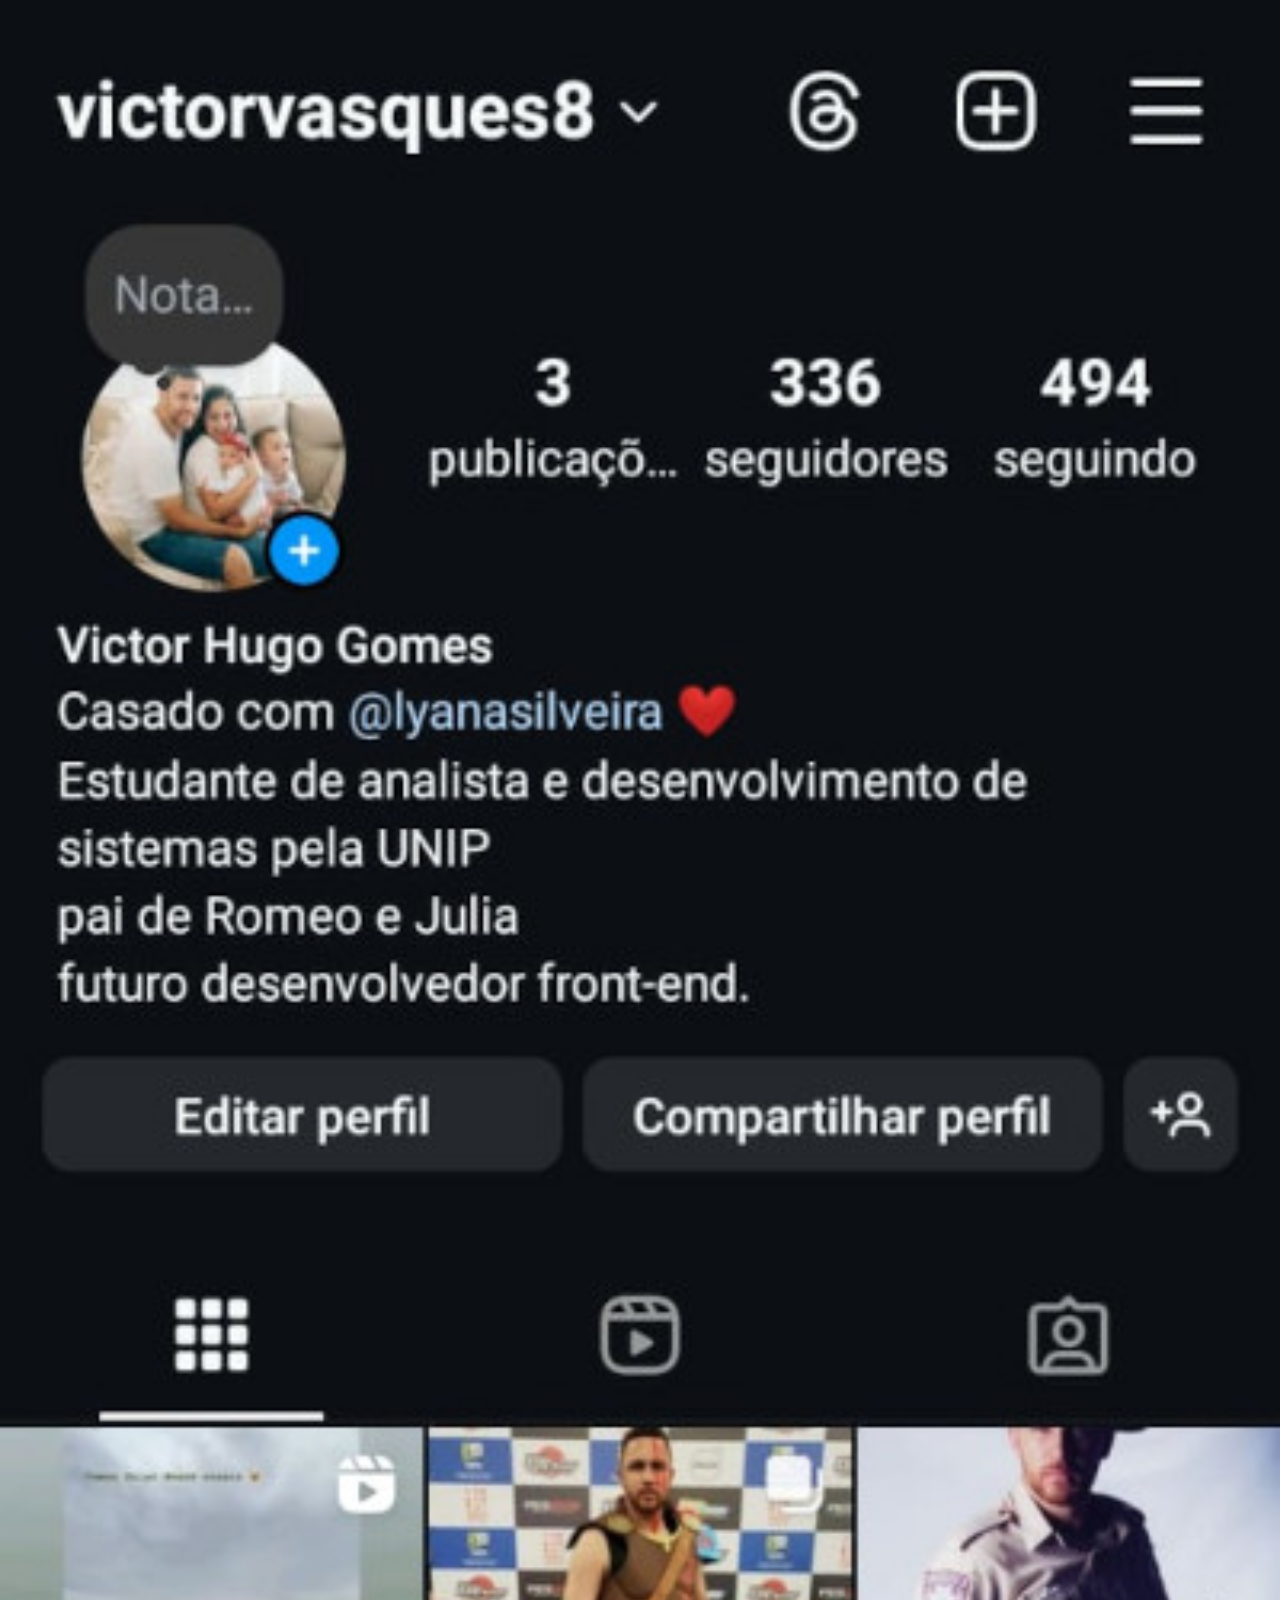
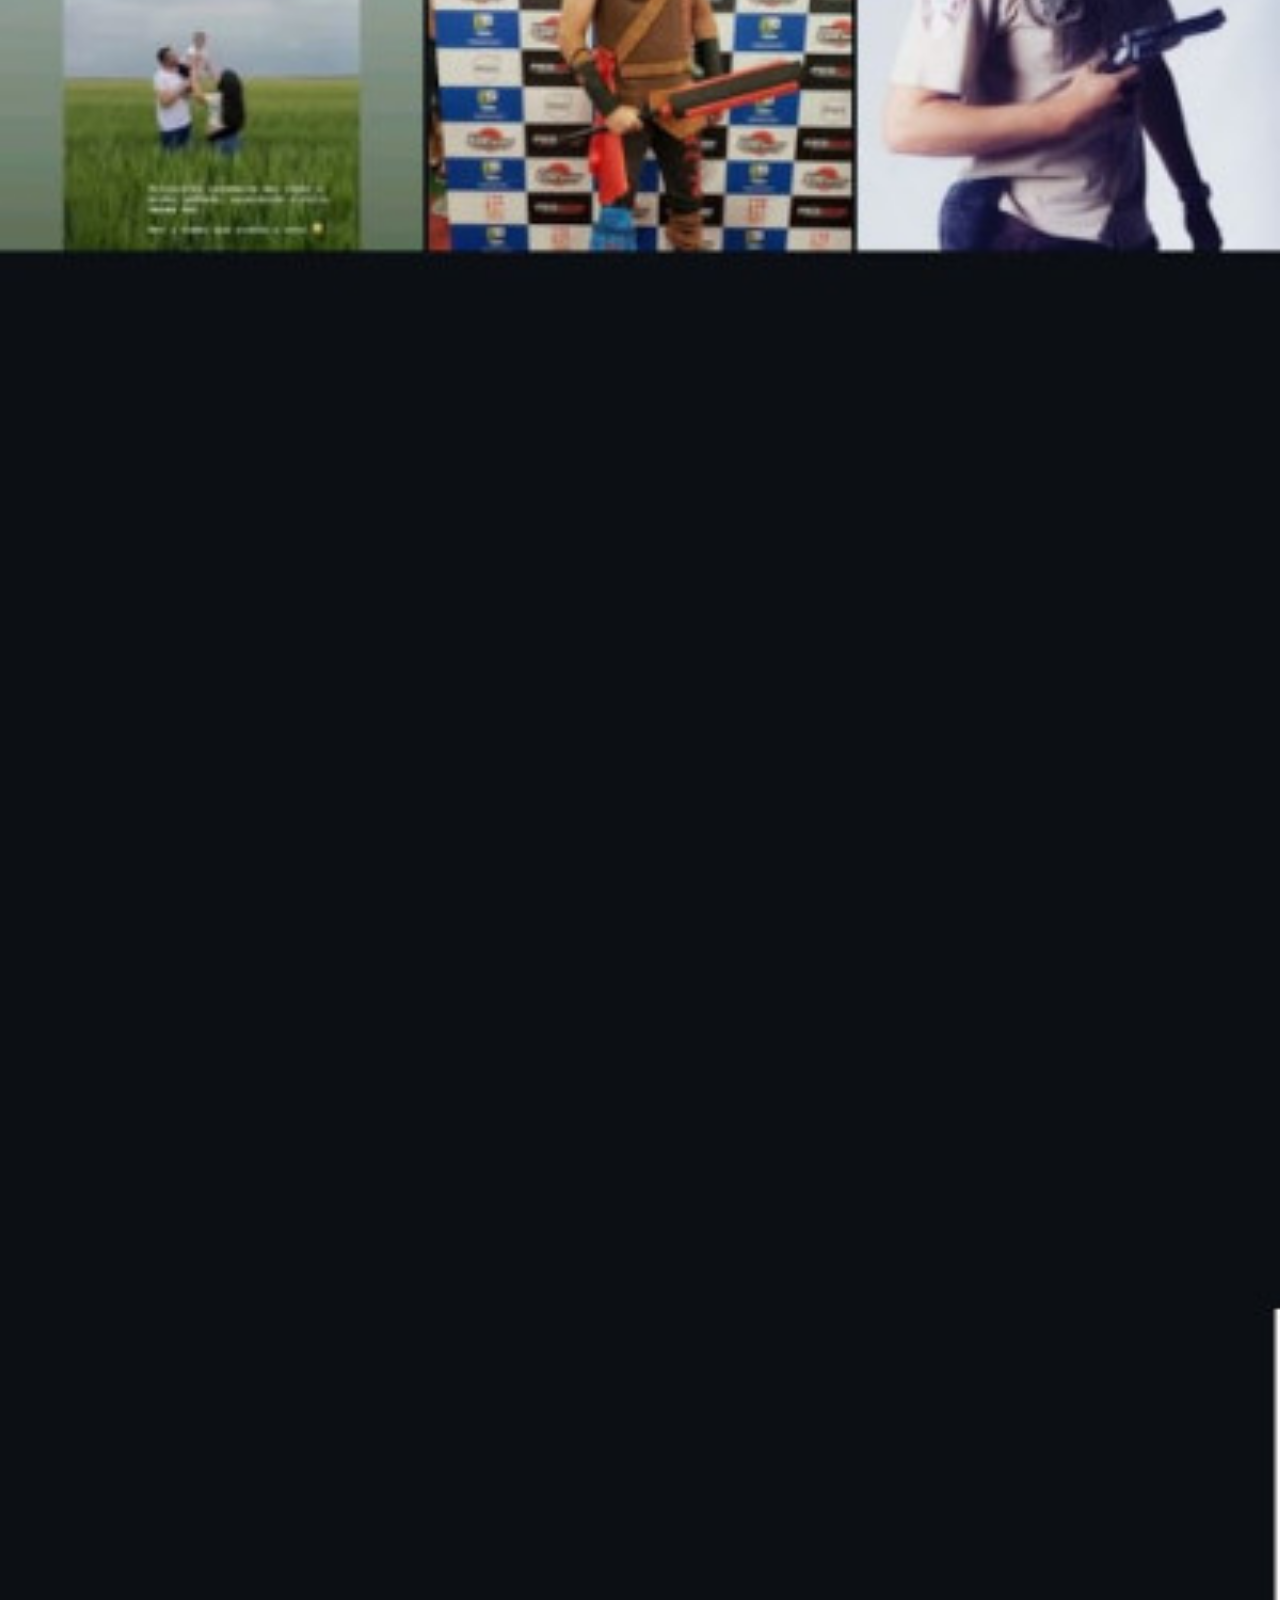
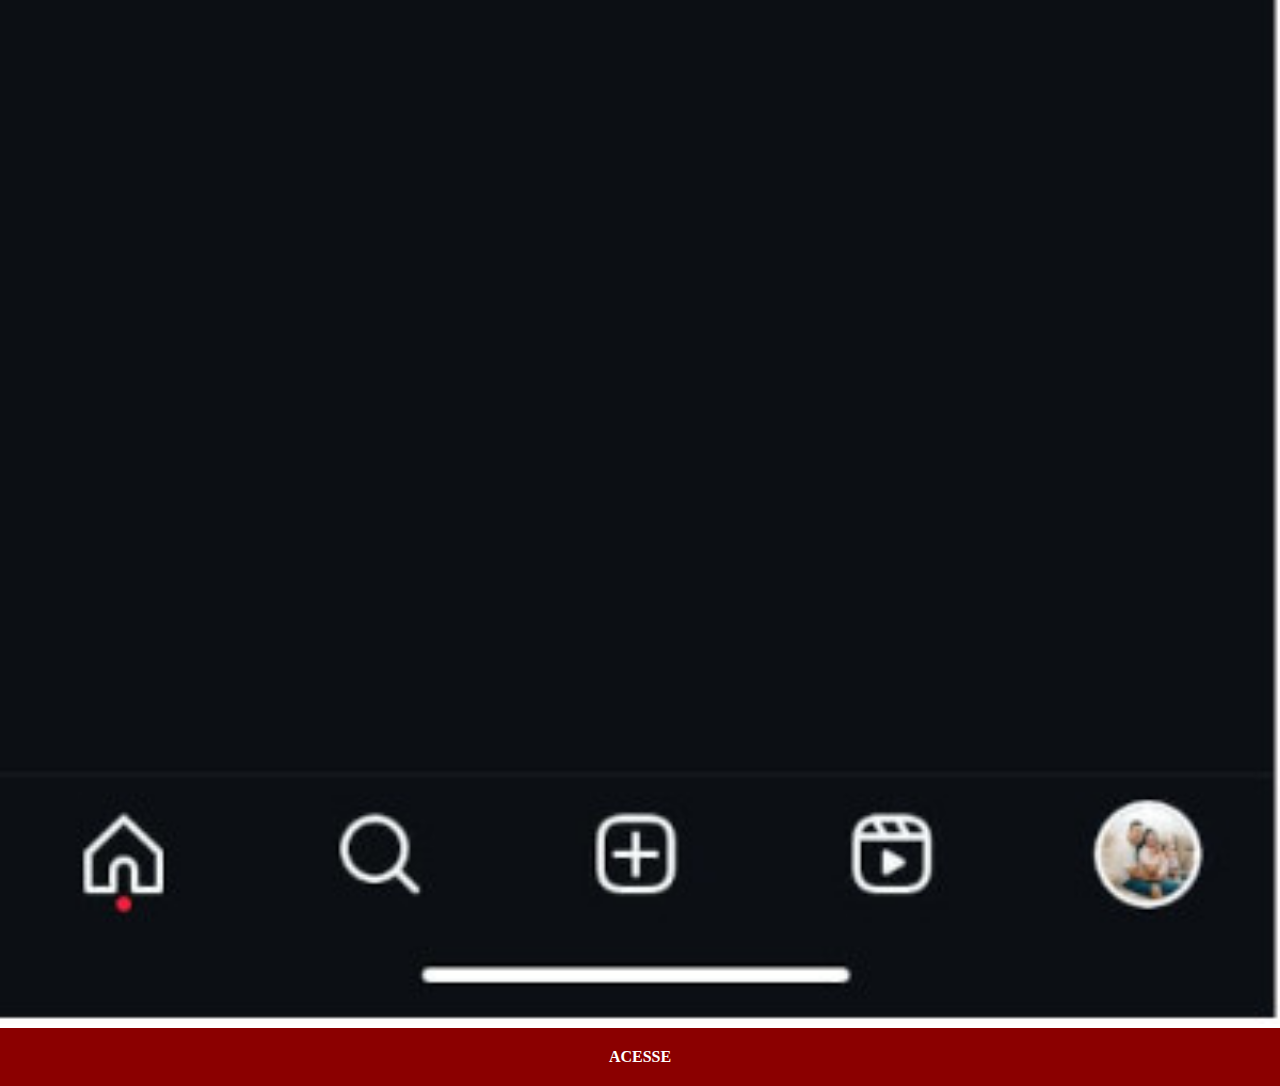
<file: instagram.html>
<!DOCTYPE html>
<html lang="pt-br">
<head>
    <meta charset="UTF-8">
    <meta name="viewport" content="width=device-width, initial-scale=1.0">
    <title>Instagram</title>
    <link rel="stylesheet" href="estilos/sociais.css">
</head>
<body>
    <img src="imagens/tela-instagram.jpg" alt="instagram"><a href="https://www.instagram.com/victorvasques8/" target="_blank">ACESSE</a>
</body>
</html>
</file>
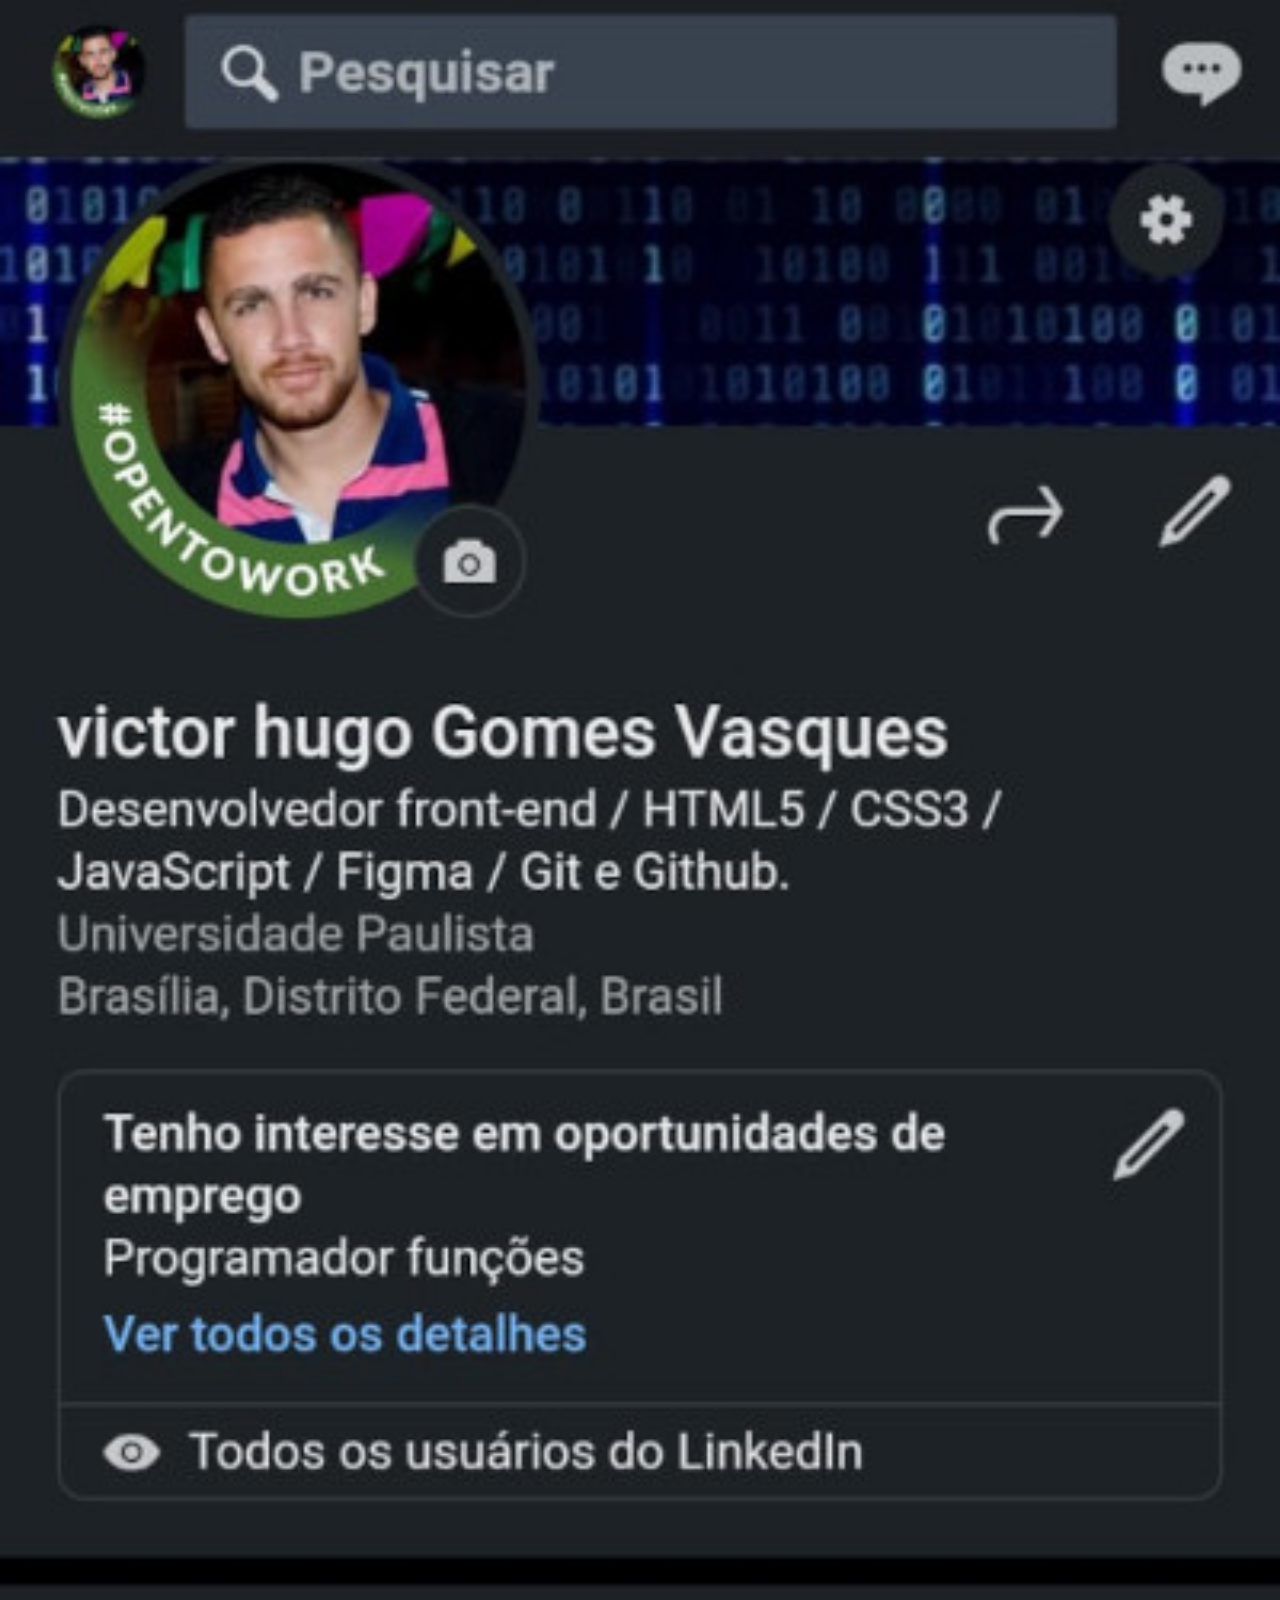
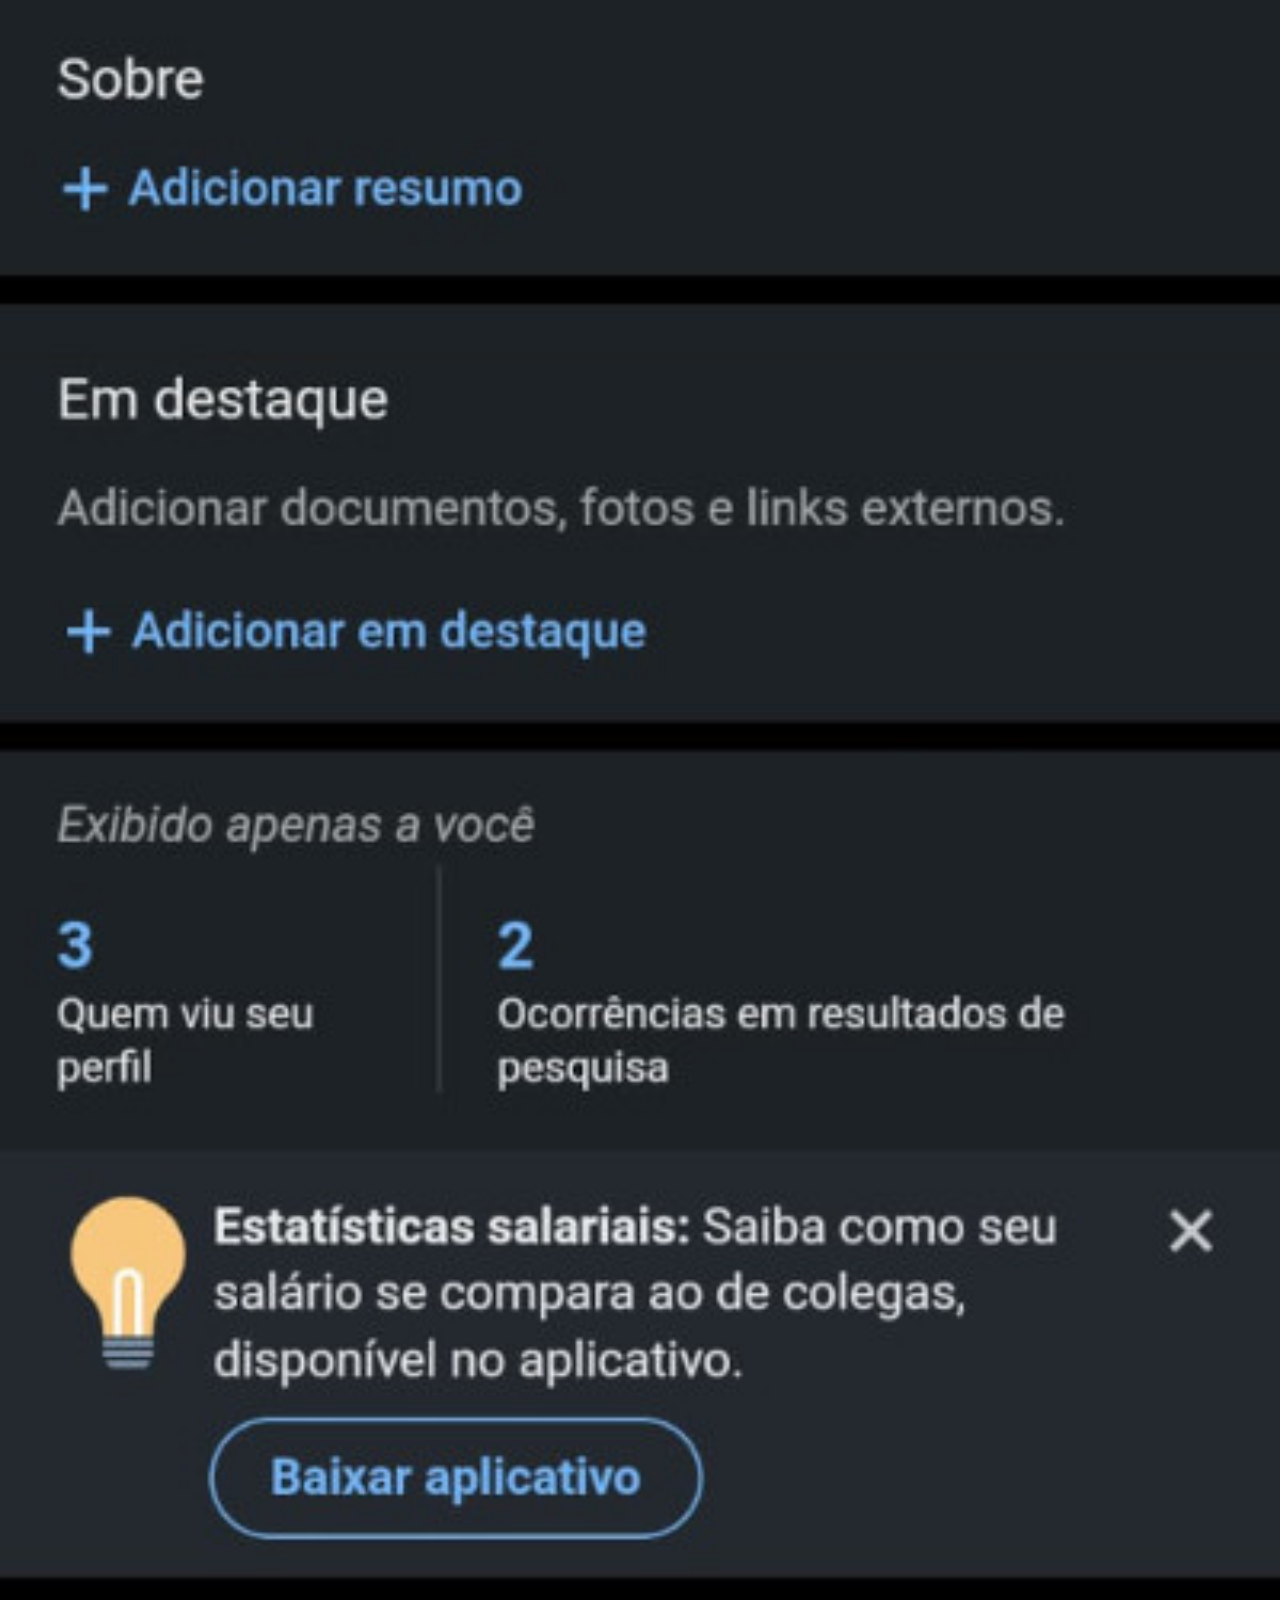
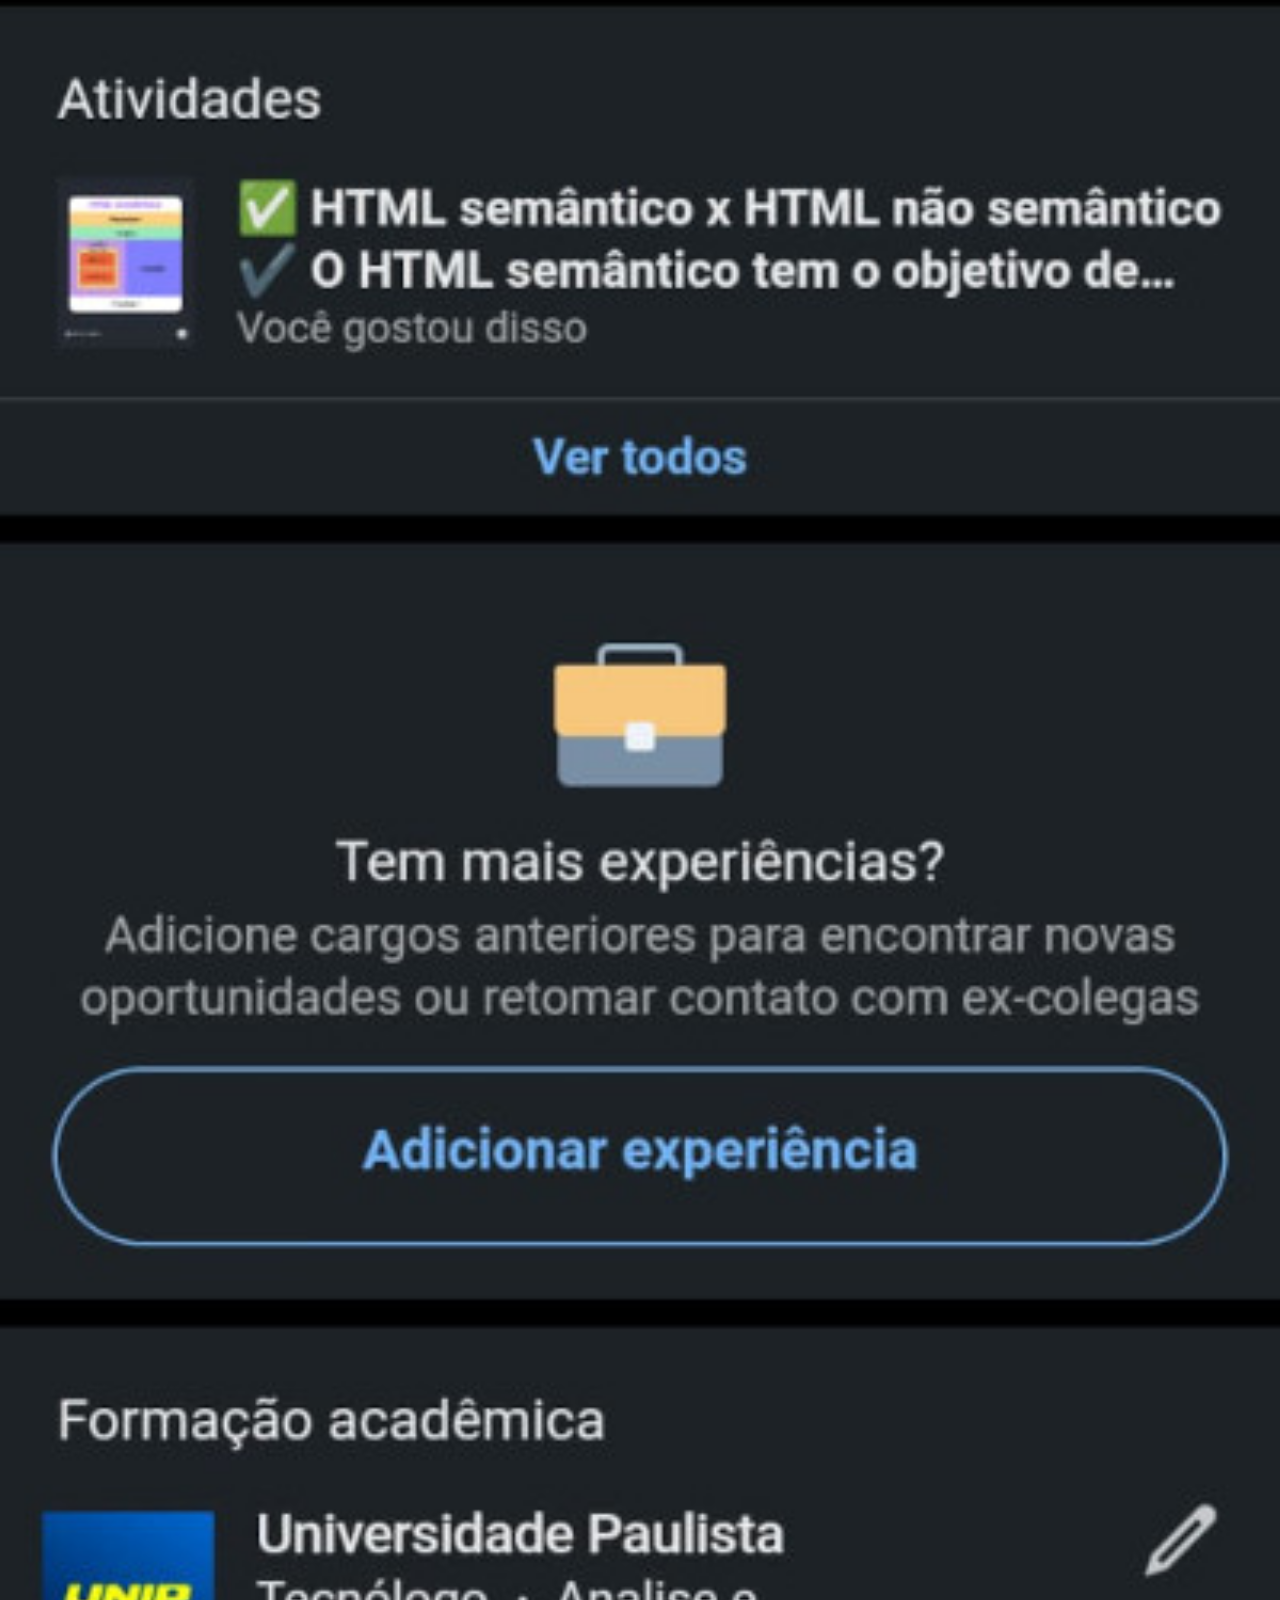
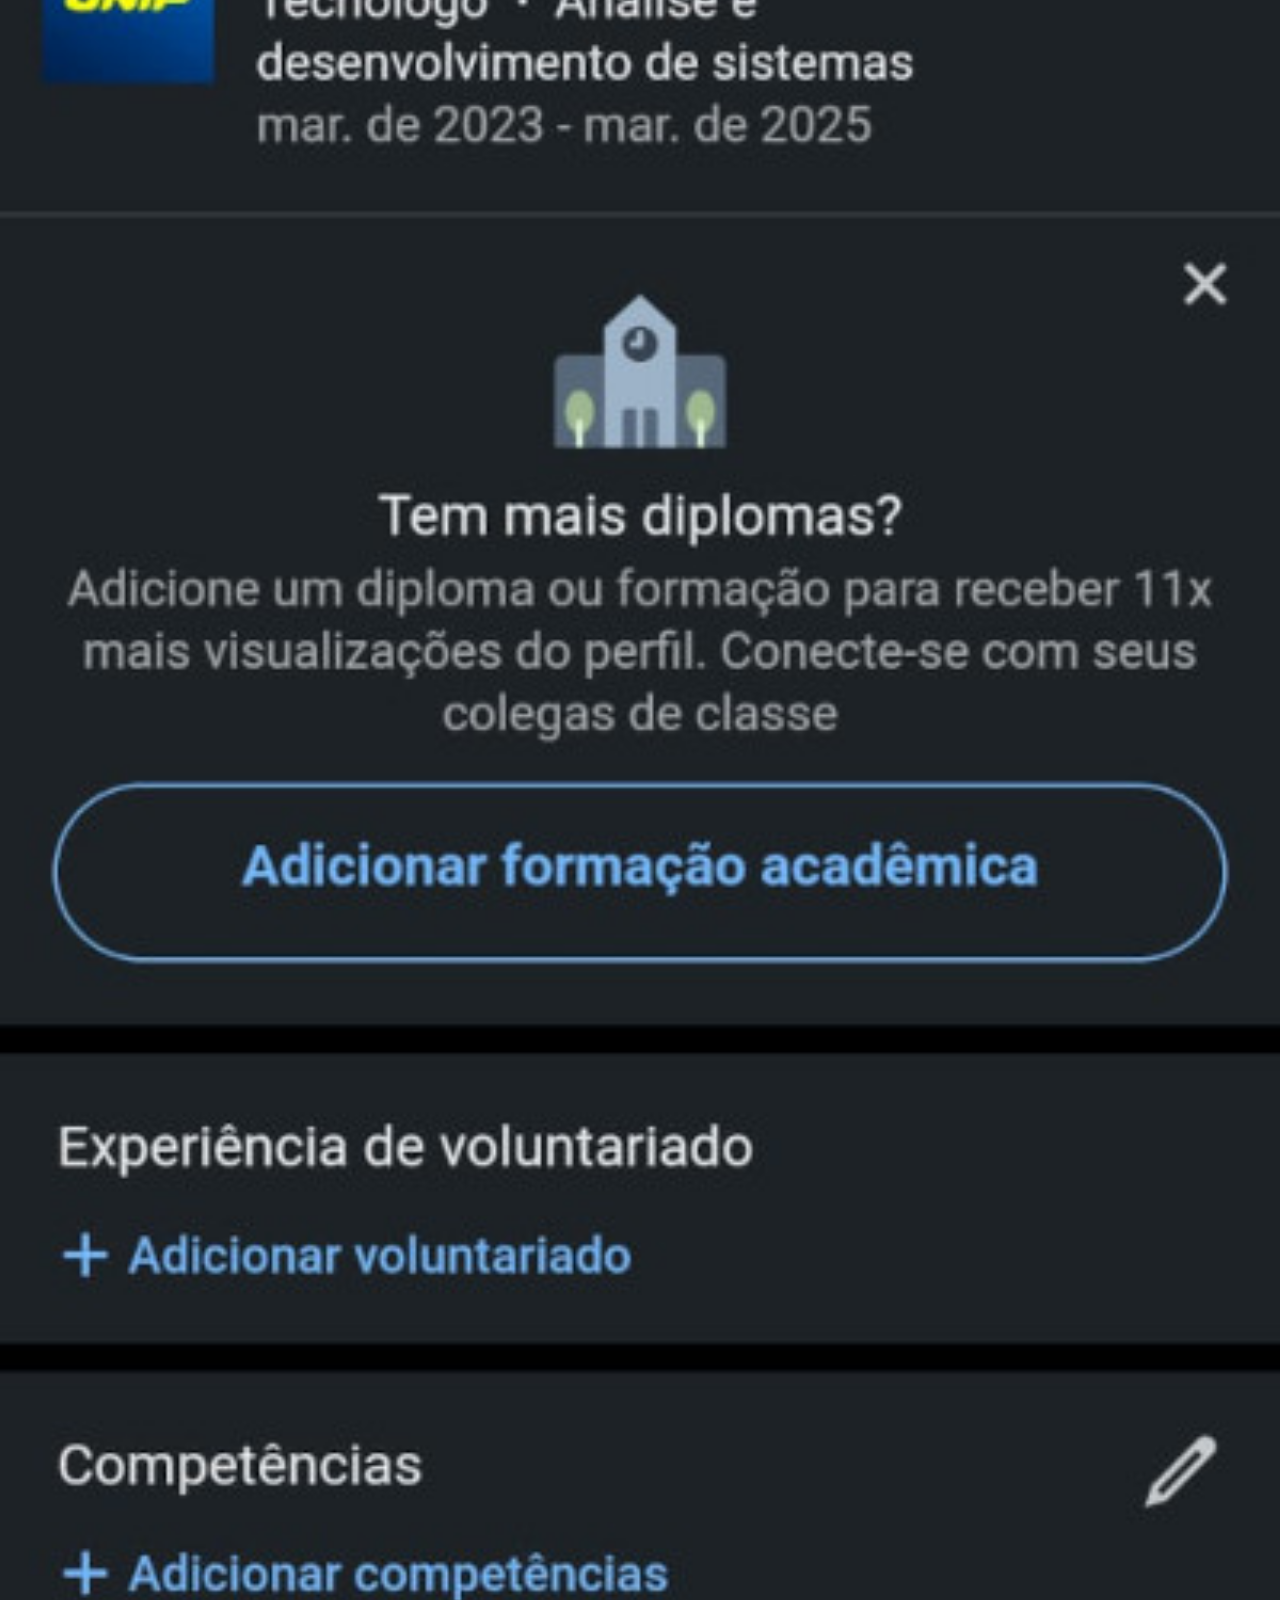
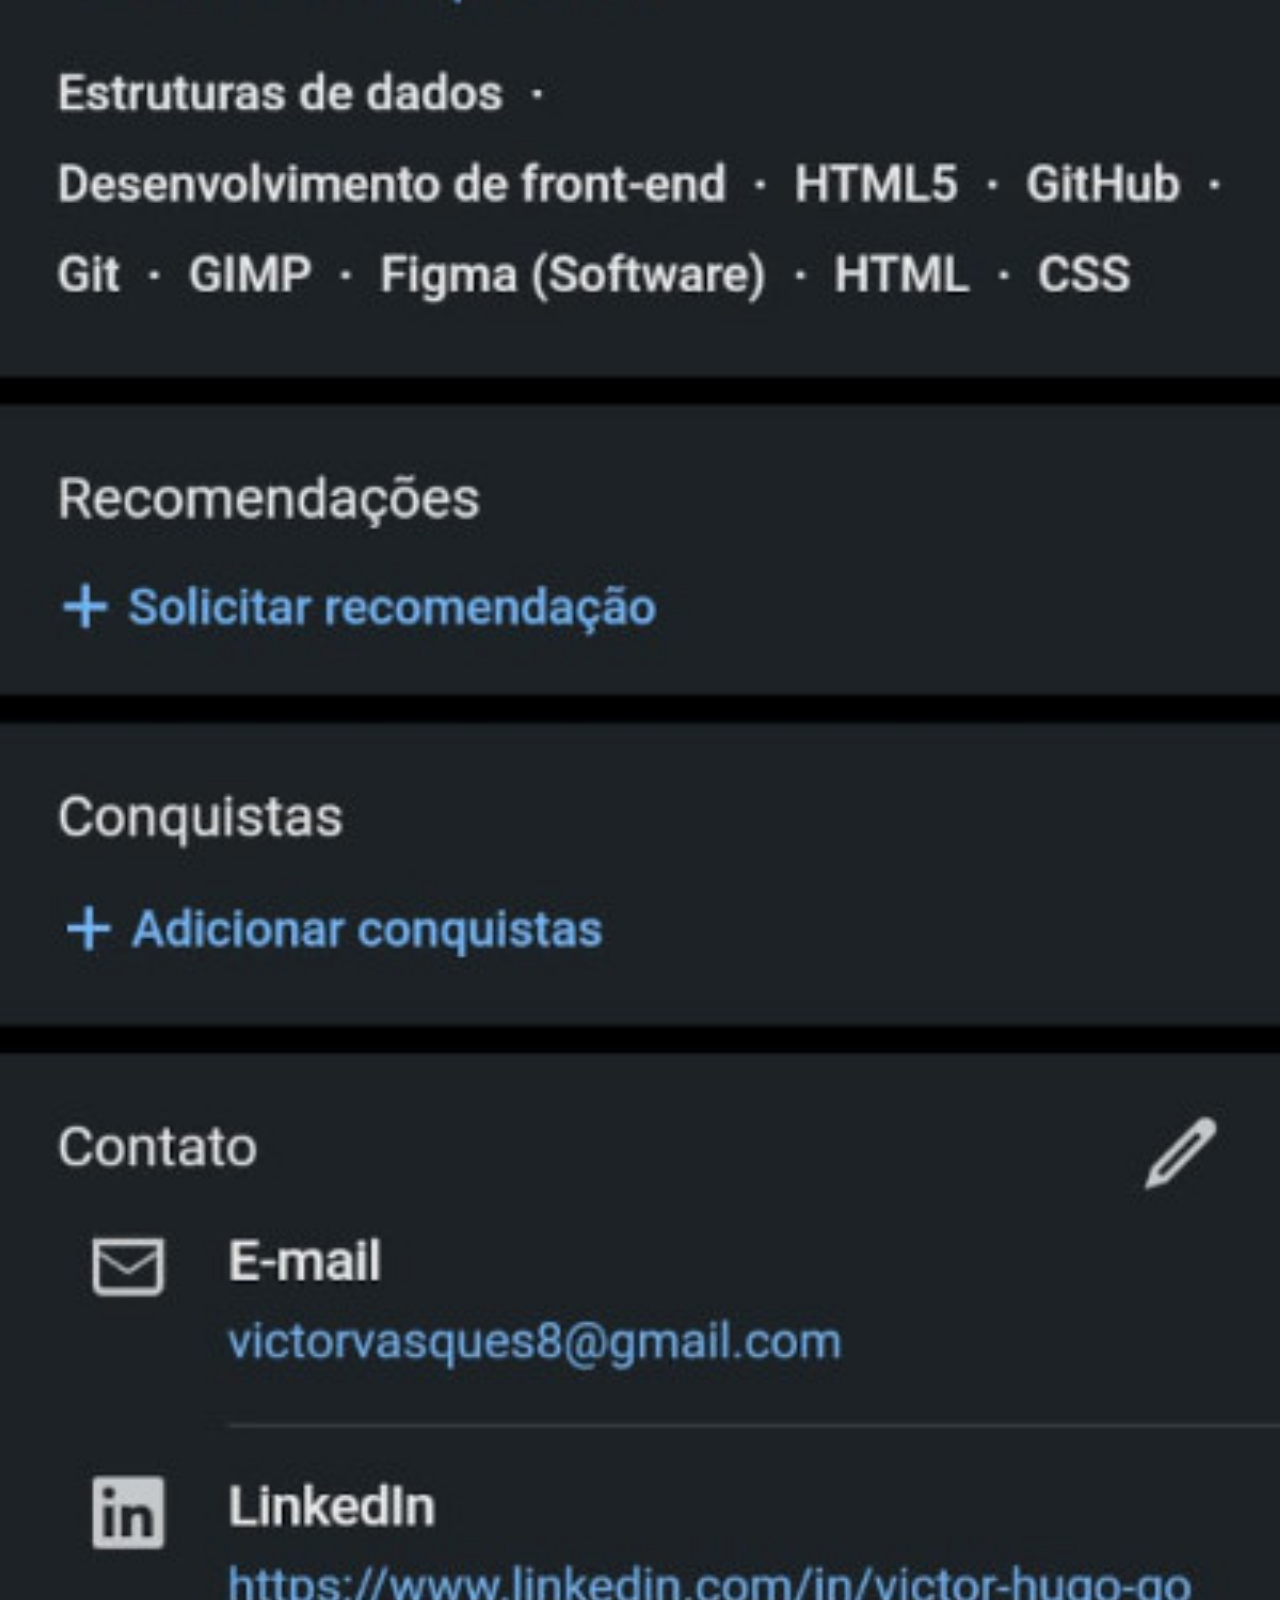
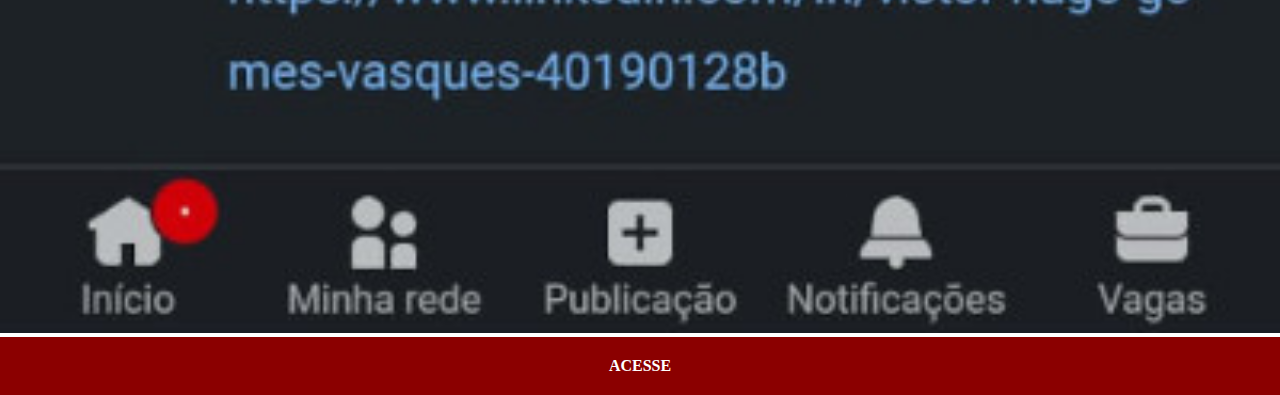
<file: linkedin.html>
<!DOCTYPE html>
<html lang="pt-br">
<head>
    <meta charset="UTF-8">
    <meta name="viewport" content="width=device-width, initial-scale=1.0">
    <title>Linkedin</title>
    <link rel="stylesheet" href="estilos/sociais.css">
</head>
<body>
    <img src="imagens/tela-linkedin.jpg" alt="linkedin"><a href="https://www.linkedin.com/in/victor-hugo-gomes-vasques-40190128b/" target="_blank">ACESSE</a>
</body>
</html>
</file>
<file: estilos/style.css>
@charset "UTF-8";

*{
    margin: 0px;
    padding: 0px;
    font-family: Arial, Helvetica, sans-serif;
}
html, body{
    width: 100vw;
    height: 100vh;
    background-color: black;
}
body{
    background: url(../imagens/fundo-madeira.jpg) no-repeat top center;
    background-size: cover;
    background-attachment: fixed;
}
main{
    height: 100vh;
    position: relative;
}
section#telefone{
    position: absolute;
    top: 50%;
    left: 50%;
    transform: translate(-50%, -50%);
    height: 627px;
    width: 310px;
    background: url('../imagens/frame-iphone.png') no-repeat;
}
iframe#tela{
    position: relative;
    top:  80px;
    left: 22px;
    width: 267px;
    height: 471px;
    
}
section#redes-sociais{
    text-align: right;
}
section#redes-sociais img{
    width: 60px;
    margin: 8px;
    border-radius: 50%;
    box-shadow: 3px 3px 5px black;
    box-sizing: border-box;

}
section#redes-sociais img:hover{
    border: 3px solid white;
    width: 70px;
    transition: width .3s;
}
</file>
<file: estilos/sociais.css>
@charset "UTF-8";


    *{
        margin: 0px;
        padding: 0px;
    }
    ::-webkit-scrollbar{
        width: 0px;
        height: 0px;
    }
    img{
        width: 100vw;
    }
    a{
        display: block;
        background-color: darkred;
        color: white;
        padding: 20px;
        text-align: center;
        font-weight: bold;
        text-decoration: none;
    }
    a:hover{
        background-color: red;
    }
</file>
